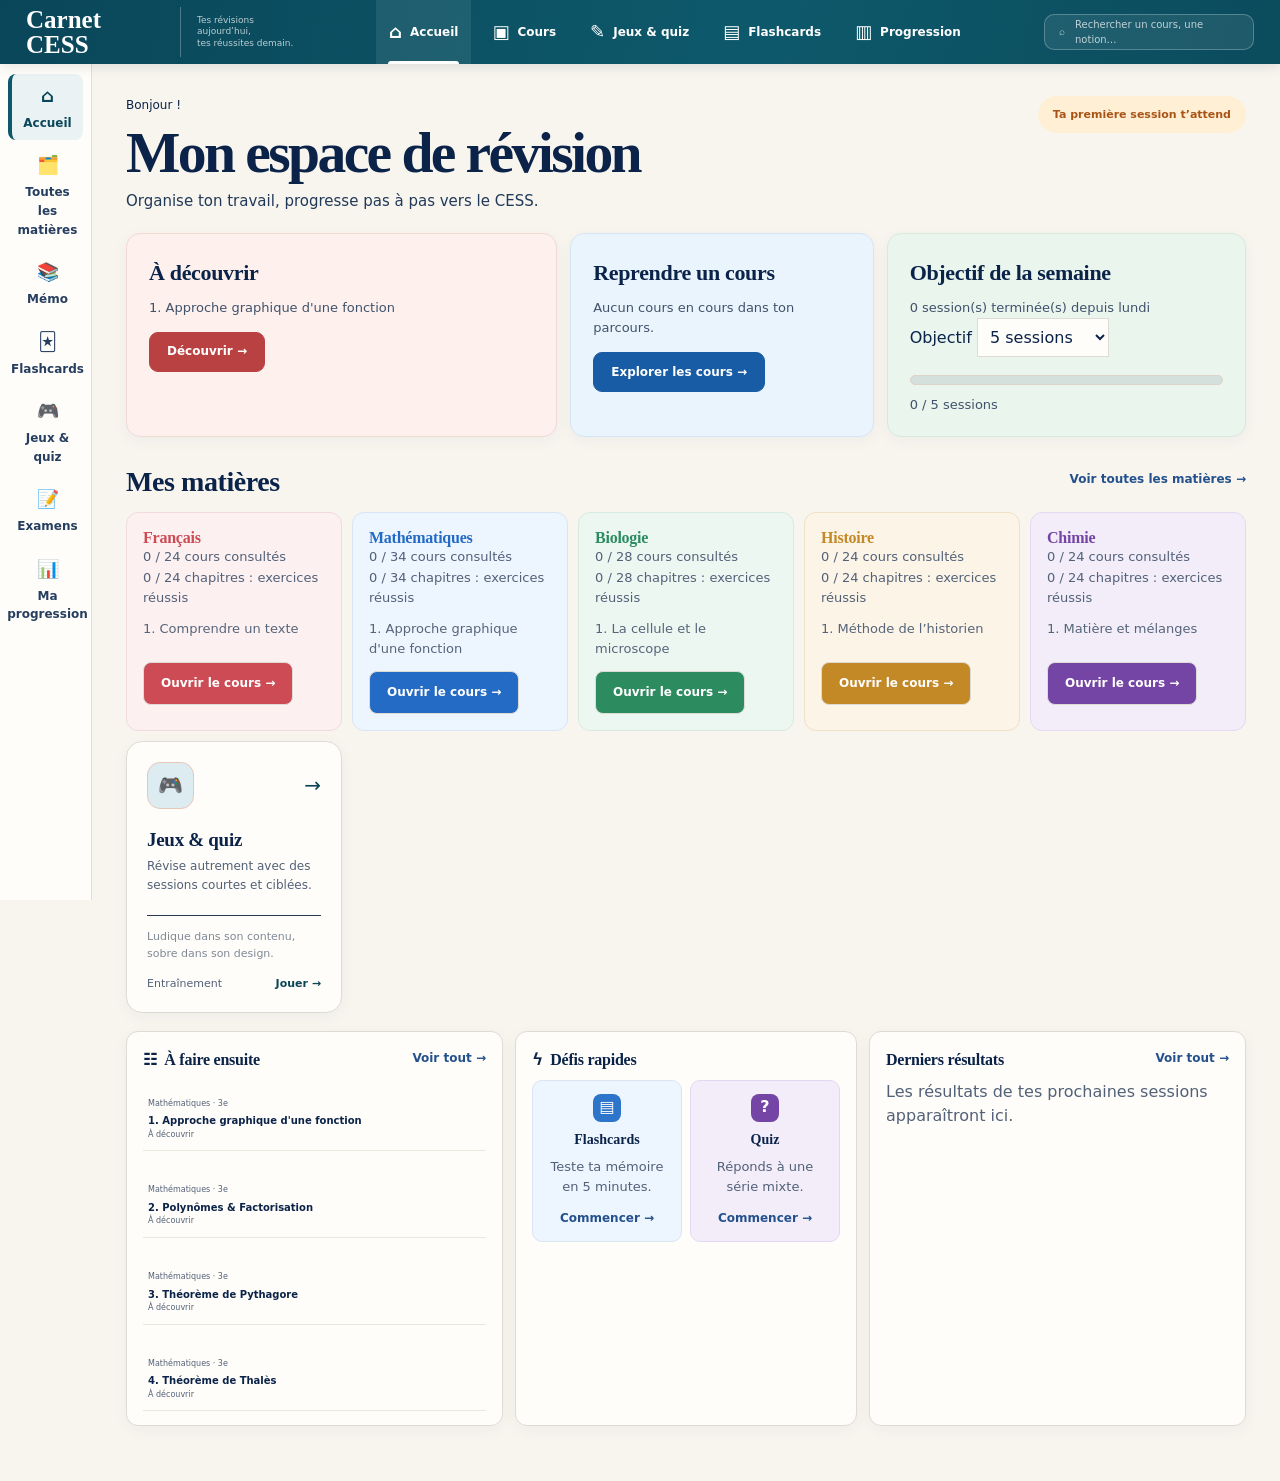
<file: index.html>
<!doctype html>
<html lang="fr">
<head>
<meta charset="utf-8">
<meta name="viewport" content="width=device-width,initial-scale=1">
<meta name="theme-color" content="#0d5264">
<meta name="description" content="Carnet CESS — révision par matière et par année, fiches, exercices et jeux">
<title>Carnet CESS — Révision</title>
<link rel="icon" href="data:image/svg+xml,%3Csvg xmlns='http://www.w3.org/2000/svg' viewBox='0 0 64 64'%3E%3Ctext y='50' font-size='50'%3E🎓%3C/text%3E%3C/svg%3E">
<link rel="manifest" href="manifest.webmanifest">
<link rel="apple-touch-icon" href="icons/carnet-cess.svg">
<link rel="stylesheet" href="css/style.css?v=learning-2">
<link rel="stylesheet" href="css/academic-dark.css?v=1">
<link rel="stylesheet" href="css/learning-colors.css?v=feedback-1">
<link rel="stylesheet" href="css/sable-terracotta.css?v=2">
<link rel="stylesheet" href="css/chemistry-mastery.css?v=1">
<link rel="stylesheet" href="css/subject-exercises.css?v=1">
<link rel="stylesheet" href="css/lot1-coherence.css?v=1">
<link rel="stylesheet" href="css/premium-sheets.css?v=5">
<link rel="stylesheet" href="css/dashboard-v2.css?v=2">
<link rel="stylesheet" href="css/chapter-simple.css?v=reference-layout-6">
<link rel="stylesheet" href="css/biology-visual-atlas.css?v=1">
<link rel="stylesheet" href="css/history-quality.css?v=1">
<link rel="stylesheet" href="css/games-v2.css?v=1">
<link rel="stylesheet" href="css/maths-mastery.css?v=1">
<link rel="stylesheet" href="css/maths-precision.css?v=1">
</head>
<body>
<a class="skip-link" href="#mainContent">Aller au contenu principal</a>
<div class="app-shell">
<header class="topbar-v2">
<button class="topbar-brand" onclick="showView('home')" type="button"><strong>Carnet CESS</strong><small>Tes révisions aujourd’hui,<br>tes réussites demain.</small></button>
<nav class="topbar-nav" aria-label="Navigation rapide">
<button class="active" data-view="home" onclick="showView('home')" type="button"><span>⌂</span>Accueil</button>
<button data-view="library" onclick="showView('library')" type="button"><span>▣</span>Cours</button>
<button data-view="games" onclick="showView('games')" type="button"><span aria-hidden="true">✎</span>Jeux & quiz</button>
<button data-view="flashcards" onclick="showView('flashcards')" type="button"><span aria-hidden="true">▤</span>Flashcards</button>
<button data-view="progress" onclick="showView('progress')" type="button"><span aria-hidden="true">▥</span>Progression</button>
</nav>
<button class="topbar-search" onclick="homeSearch()" type="button" aria-label="Rechercher un cours"><span>⌕</span><span>Rechercher un cours, une notion…</span></button>
</header>
<aside class="sidebar">
<button class="brand" onclick="showView('home')" type="button"><span class="brand-icon">🎓</span><span class="brand-text"><strong>Carnet CESS</strong><small>Réviser · comprendre · réussir</small></span></button>
<nav class="main-nav" aria-label="Navigation principale">
<button class="nav-item active" data-view="home" onclick="showView('home')" type="button"><span>⌂</span><span>Accueil</span></button>
<button class="nav-item" data-view="library" onclick="showView('library')" type="button"><span>🗂️</span><span>Toutes les matières</span></button>
<button class="nav-item" data-view="memo" onclick="showView('memo')" type="button"><span>📚</span><span>Mémo</span></button>
<button class="nav-item" data-view="flashcards" onclick="showView('flashcards')" type="button"><span>🃏</span><span>Flashcards</span></button>
<button class="nav-item" data-view="games" onclick="showView('games')" type="button"><span>🎮</span><span>Jeux & quiz</span></button>
<button class="nav-item" data-view="exam" onclick="showView('exam')" type="button"><span>📝</span><span>Examens</span></button>
<button class="nav-item" data-view="progress" onclick="showView('progress')" type="button"><span>📊</span><span>Ma progression</span></button>
</nav>
<div class="sidebar-bottom"><div class="sidebar-tip"><span>💡</span><div><strong>Conseil</strong><small>Travaille un peu chaque jour et reviens sur tes erreurs.</small></div></div><button id="themeButton" class="theme-button" onclick="toggleTheme()" type="button">🌙 <span>Mode sombre</span></button></div>
</aside>
<main class="main-content" id="mainContent" tabindex="-1">
<section id="home" class="view active">
<div class="dashboard-heading"><div><span class="dashboard-kicker">Bonjour !</span><h1>Mon espace de révision</h1><p>Organise ton travail, progresse pas à pas vers le CESS.</p></div><div id="homeStreak" class="streak-pill"></div></div>
<div id="homeStats" class="dashboard-focus"></div>
<section class="home-section dashboard-subjects"><div class="section-heading"><h2>Mes matières</h2><button class="dashboard-link" onclick="showView('library')" type="button">Voir toutes les matières →</button></div><div id="homeSubjects" class="subject-cards"></div></section>
<div class="dashboard-lower"><section class="panel"><div class="panel-header"><h2>☷ &nbsp;À faire ensuite</h2><button class="dashboard-link" onclick="showView('progress')" type="button">Voir tout →</button></div><div id="homePriorities"></div></section><section class="panel quick-challenges"><div class="panel-header"><h2>ϟ &nbsp;Défis rapides</h2></div><div class="challenge-grid"><button onclick="showView('flashcards')" type="button"><span>▤</span><strong>Flashcards</strong><small>Teste ta mémoire en 5 minutes.</small><b>Commencer →</b></button><button onclick="showView('games')" type="button"><span>?</span><strong>Quiz</strong><small>Réponds à une série mixte.</small><b>Commencer →</b></button></div></section><section class="panel achievements-panel"><div class="panel-header"><h2>Derniers résultats</h2><button class="dashboard-link" onclick="showView('progress')" type="button">Voir tout →</button></div><div id="homeActivity"></div></section></div>
</section>
<section id="maths" class="view"><div class="page-header"><div class="page-header-main"><span class="eyebrow">Matière</span><h1>📐 Mathématiques</h1><p>Choisis une année, parcours les domaines et ouvre un chapitre pour travailler le cours et les exercices.</p></div><span id="mathsTotal" class="page-counter"></span></div><div id="mathYears" class="year-selector"></div><div id="mathContent"></div></section>
<section id="geo" class="view"><div class="page-header"><div class="page-header-main"><span class="eyebrow">Matière</span><h1>🌍 Géographie</h1><p>Retrouve ton programme par année, travaille les notions et entraîne-toi sur les questions disponibles.</p></div><span id="geoTotal" class="page-counter"></span></div><div id="geoYears" class="year-selector"></div><div id="geoContent"></div></section>
<section id="bio" class="view"><div class="page-header"><div class="page-header-main"><span class="eyebrow">Sciences de base & générales</span><h1>🧬 Biologie</h1><p>28 chapitres du vivant, organisés par mécanismes, méthodes d’analyse et repères du programme belge.</p></div><span id="bioTotal" class="page-counter"></span></div><div id="bioYears" class="year-selector"></div><div id="bioContent"></div></section>
<section id="library" class="view"><div class="page-header"><div class="page-header-main"><span class="eyebrow">Bibliothèque CESS</span><h1>🗂️ Toutes les matières</h1><p>Explore les cours 3e à 6e secondaire, par matière et par chapitre.</p></div></div><div id="libraryContent"></div></section>
<section id="memo" class="view"><div class="page-header"><div class="page-header-main"><span class="eyebrow">Mémo CESS</span><h1>📚 Formules & vocabulaire</h1><p>Une bibliothèque rapide pour retrouver une définition, une formule ou une notion importante.</p></div></div><div class="memo-tabs"><button class="memo-tab active" data-mode="formules" onclick="setMemoMode('formules')" type="button">📐 Formules</button><button class="memo-tab" data-mode="vocab" onclick="setMemoMode('vocab')" type="button">🌍 Vocabulaire</button><button class="memo-tab" data-mode="notions" onclick="setMemoMode('notions')" type="button">🗂️ Notions</button></div><div class="search-box"><span>⌕</span><input id="memoSearch" type="search" placeholder="Rechercher une notion, une formule, un mot…" oninput="renderMemo()"></div><div class="memo-filter"><select aria-label="Année des mémos" id="memoYear" onchange="renderMemo()"><option value="all">Toutes les années</option><option value="3e">3e</option><option value="4e">4e</option><option value="5e">5e</option><option value="6e">6e</option></select><select id="memoCategory" onchange="renderMemo()"><option value="all">Toutes les catégories</option></select><select aria-label="Matière des mémos" id="memoSubject" onchange="renderMemo()" style="display:none"><option value="all">Toutes les matières</option></select></div><div id="memoContent"></div></section>
<section id="flashcards" class="view"><div class="page-header"><div class="page-header-main"><span class="eyebrow">Mémorisation</span><h1>🃏 Flashcards</h1><p>Révise par petites séries, retrouve les cartes difficiles et ouvre leur cours.</p></div></div><div class="flashcard-selector"><label for="flashcardSubjectSelect">Matière</label><select id="flashcardSubjectSelect" onchange="selectFlashcardSubject(this.value)"></select></div><div id="flashcardContainer"></div></section>
<section id="games" class="view"><div class="page-header"><div class="page-header-main"><span class="eyebrow">Entraînement</span><h1>🎮 Jeux & quiz</h1><p>Des sessions courtes pour mémoriser, te tester et revenir sur tes erreurs.</p></div></div><div class="panel"><div id="gamePanel"></div></div></section>
<section id="exam" class="view"><div class="page-header"><div class="page-header-main"><span class="eyebrow">Examen blanc</span><h1>📝 Simule ton examen</h1><p>Teste tes connaissances avec une série de questions et retrouve tes points faibles ensuite.</p></div></div><div id="examPanel"></div></section>
<section id="progress" class="view"><div class="page-header"><div class="page-header-main"><span class="eyebrow">Suivi</span><h1>📊 Ma progression</h1><p>Visualise les chapitres maîtrisés, les sessions réalisées et les années où tu dois encore progresser.</p></div></div><div id="progressContent"></div></section>
</main>
<nav class="mobile-nav" aria-label="Navigation mobile"><button data-view="home" onclick="showView('home')" type="button"><span>⌂</span><small>Accueil</small></button><button data-view="library" onclick="showView('library')" type="button"><span>🗂️</span><small>Matières</small></button><button data-view="memo" onclick="showView('memo')" type="button"><span>📚</span><small>Mémo</small></button><button data-view="flashcards" onclick="showView('flashcards')" type="button"><span>🃏</span><small>Cartes</small></button><button data-view="games" onclick="showView('games')" type="button"><span>🎮</span><small>Quiz</small></button><button data-view="exam" onclick="showView('exam')" type="button"><span>📝</span><small>Examens</small></button><button data-view="progress" onclick="showView('progress')" type="button"><span>📊</span><small>Suivi</small></button></nav>
</div>
<script src="js/maths-data.js"></script><script src="js/geo-data.js"></script><script src="js/biology-data.js"></script><script src="js/biology-deep-3e.js"></script><script src="js/geo-exercises-extra.js"></script><script src="js/additional-chapters.js"></script><script src="js/geo-deep-content.js"></script><script src="js/all-exercises-extra.js"></script><script src="js/mastery-expansion.js?v=6322da8"></script><script src="js/biology-complete.js?v=clarity-1"></script><script src="js/biology-editorial-content.js?v=1"></script><script src="js/biology-advanced-content.js?v=1"></script><script src="js/biology-diagrams.js?v=1"></script><script src="js/biology-visual-atlas.js?v=1"></script><script src="js/geo-vocab.js"></script><script src="js/flashcards.js?v=history-2"></script><script src="js/capitals-data.js"></script>
<script src="js/library-subjects.js?v=learning-2"></script><script src="js/essential-subjects.js?v=learning-2"></script><script src="js/learning-content.js?v=quality-1"></script><script src="js/app-state.js?v=dashboard-3"></script><script src="js/app-utils.js?v=preserve-nested-20260916"></script><script src="js/app-navigation.js?v=dashboard-2"></script><script src="js/app-render.js?v=history-games-1"></script><script src="js/app-memo-organizer.js?v=learning-2"></script><script src="js/app-subjects.js?v=chemistry-static-1"></script><script src="js/app-library.js?v=chapter-focus-3"></script><script src="js/chemistry-mastery.js?v=3"></script><script src="js/chemistry-rich-content.js?v=1"></script><script src="js/chemistry-diagrams.js?v=1"></script><script src="js/chemistry-advanced-content.js?v=1"></script><script src="js/curriculum-quality.js?v=1"></script><script src="js/physics-mastery.js?v=2"></script><script src="js/physics-pdf-crossed.js?v=2"></script><script src="js/physics-exercises-pass.js?v=1"></script><script src="js/physics-deep-content.js?v=1"></script><script src="js/app-learning.js?v=learning-2"></script><script src="js/subject-exercises.js?v=1"></script><script src="js/app-overview.js?v=dashboard-3"></script><script src="js/academic-home.js?v=1"></script><script src="js/app-quiz.js?v=feedback-1"></script><script src="js/app-mini-games.js?v=history-games-1"></script><script src="js/body-game.js?v=1"></script><script src="js/app-exam.js?v=feedback-1"></script><script src="js/app-badges.js?v=learning-2"></script><script src="js/app-feedback.js?v=feedback-1"></script><script src="js/app.js"></script>
<script src="js/maths-mastery-pass.js?v=2"></script>
<script src="js/maths-precision-pass.js?v=2"></script>
<script src="js/exercises-v2-maths-3e.js?v=1"></script><script src="js/exercises-v2-maths-4e.js?v=1"></script><script src="js/exercises-v2-maths-5e.js?v=1"></script><script src="js/exercises-v2-maths-6e.js?v=1"></script>
<script src="js/exercises-v2-geo-3e.js?v=1"></script><script src="js/exercises-v2-geo-4e.js?v=1"></script><script src="js/exercises-v2-geo-5e.js?v=1"></script><script src="js/exercises-v2-geo-6e.js?v=1"></script>
<script src="js/exercises-v2-bio-3e.js?v=1"></script><script src="js/exercises-v2-bio-4e.js?v=1"></script><script src="js/exercises-v2-bio-5e.js?v=1"></script><script src="js/exercises-v2-bio-6e.js?v=1"></script>
<script src="js/francais-mastery.js?v=1"></script>
<script src="js/history-revision-data.js?v=1"></script>
<script src="js/history-editorial-pass.js?v=2"></script>
<script src="js/history-years-456.js?v=3"></script>
<script src="js/history-crossed-curriculum.js?v=clarity-1"></script><script src="js/history-deep-content.js?v=audit-20260916"></script><script src="js/history-quality-pass.js?v=1"></script><script src="js/history-second-pass.js?v=audit-20260916"></script>
<script src="js/history-qcm-3e.js?v=1"></script><script src="js/history-qcm-4e.js?v=1"></script><script src="js/history-qcm-5e.js?v=1"></script><script src="js/history-qcm-6e.js?v=1"></script>
<script src="js/history-revision-ui.js?v=13"></script>
<script src="js/lot1-coherence.js?v=2"></script>
<script src="js/premium-sheets.js?v=reference-layout-4"></script>
<script src="js/pwa.js?v=1"></script>
<script src="js/science-exercise-quality.js?v=1"></script>
<script src="js/history-writing.js?v=1"></script>
<script src="js/french-reading-workshops.js?v=1"></script>
<script src="js/reasoning-workshops.js?v=1"></script>
<script src="js/learning-reliability.js?v=1"></script>
<script src="js/lazy-figures.js?v=1"></script>
<script src="js/learning-continuity.js?v=1"></script>
</body>
</html>
</file>
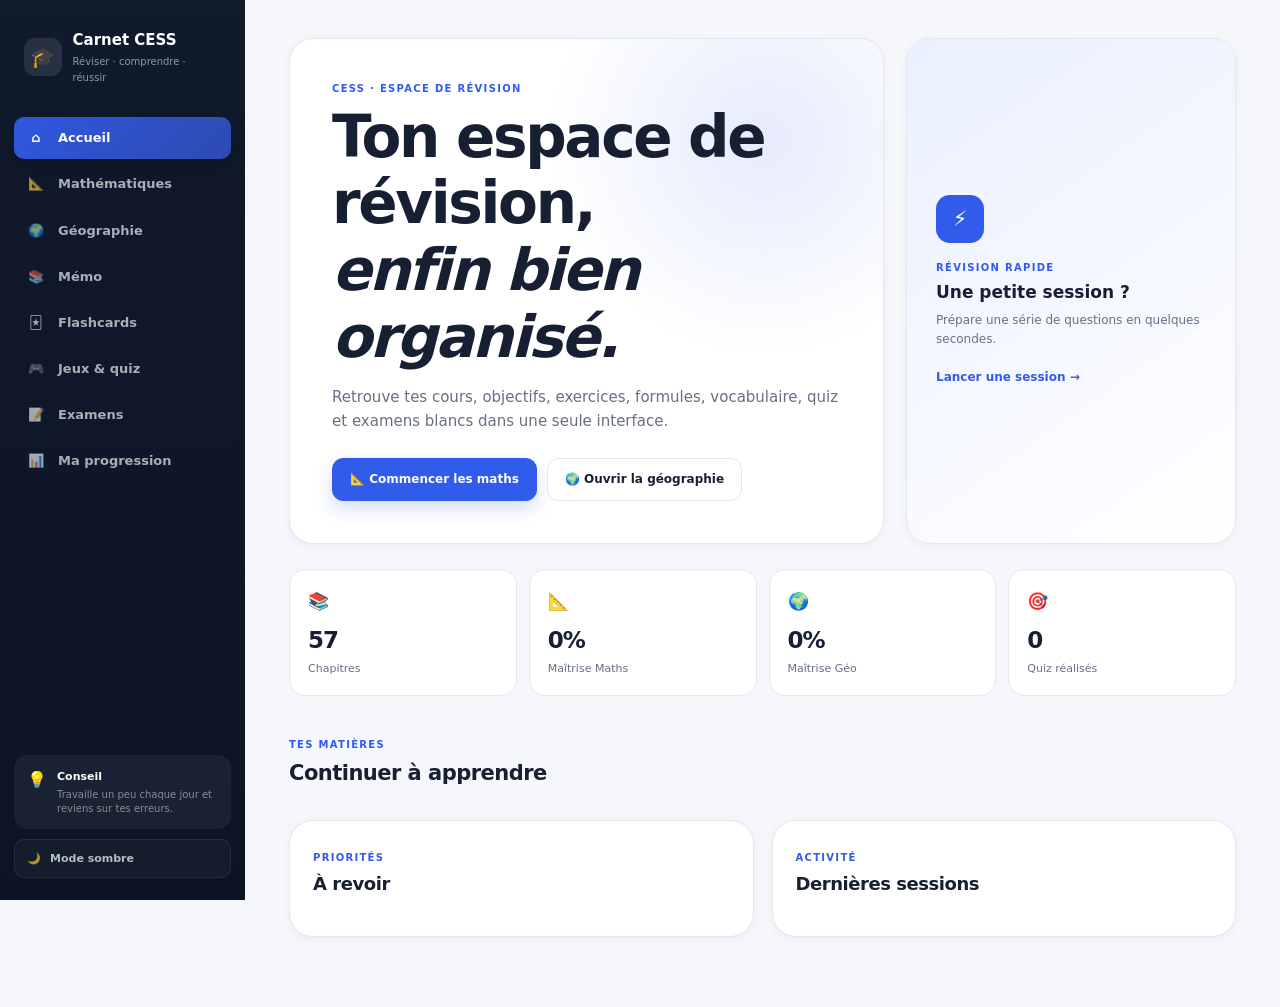
<file: index (12).html>
<!doctype html>
<html lang="fr">
<head>
<meta charset="utf-8">
<meta name="viewport" content="width=device-width,initial-scale=1">
<meta name="theme-color" content="#101a2d">
<meta name="description" content="Carnet CESS — plateforme de révision Maths et Géographie">
<title>Carnet CESS — Révision</title>
<link rel="icon" href="data:image/svg+xml,%3Csvg xmlns='http://www.w3.org/2000/svg' viewBox='0 0 64 64'%3E%3Ctext y='50' font-size='50'%3E🎓%3C/text%3E%3C/svg%3E">
<link rel="stylesheet" href="css/style.css">
</head>
<body>

<div class="app-shell">

    <!-- SIDEBAR -->
    <aside class="sidebar">
        <button class="brand" onclick="showView('home')" type="button">
            <span class="brand-icon">🎓</span>
            <span class="brand-text">
                <strong>Carnet CESS</strong>
                <small>Réviser · comprendre · réussir</small>
            </span>
        </button>

        <nav class="main-nav" aria-label="Navigation principale">
            <button class="nav-item active" data-view="home" onclick="showView('home')" type="button">
                <span>⌂</span> <span>Accueil</span>
            </button>
            <button class="nav-item" data-view="maths" onclick="showView('maths')" type="button">
                <span>📐</span> <span>Mathématiques</span>
            </button>
            <button class="nav-item" data-view="geo" onclick="showView('geo')" type="button">
                <span>🌍</span> <span>Géographie</span>
            </button>
            <button class="nav-item" data-view="memo" onclick="showView('memo')" type="button">
                <span>📚</span> <span>Mémo</span>
            </button>
            <button class="nav-item" data-view="flashcards" onclick="showView('flashcards')" type="button">
                <span>🃏</span> <span>Flashcards</span>
            </button>
            <button class="nav-item" data-view="games" onclick="showView('games')" type="button">
                <span>🎮</span> <span>Jeux & quiz</span>
            </button>
            <button class="nav-item" data-view="exam" onclick="showView('exam')" type="button">
                <span>📝</span> <span>Examens</span>
            </button>
            <button class="nav-item" data-view="progress" onclick="showView('progress')" type="button">
                <span>📊</span> <span>Ma progression</span>
            </button>
        </nav>

        <div class="sidebar-bottom">
            <div class="sidebar-tip">
                <span>💡</span>
                <div>
                    <strong>Conseil</strong>
                    <small>Travaille un peu chaque jour et reviens sur tes erreurs.</small>
                </div>
            </div>
            <button id="themeButton" class="theme-button" onclick="toggleTheme()" type="button">
                🌙 <span>Mode sombre</span>
            </button>
        </div>
    </aside>

    <!-- CONTENU PRINCIPAL -->
    <main class="main-content">

        <!-- ACCUEIL -->
        <section id="home" class="view active">
            <div class="welcome">
                <div class="welcome-main">
                    <span class="eyebrow">CESS · ESPACE DE RÉVISION</span>
                    <h1>Ton espace de révision, <br><em>enfin bien organisé.</em></h1>
                    <p>Retrouve tes cours, objectifs, exercices, formules, vocabulaire, quiz et examens blancs dans une seule interface.</p>
                    <div class="welcome-actions">
                        <button class="button primary" onclick="showView('maths')" type="button">📐 Commencer les maths</button>
                        <button class="button secondary" onclick="showView('geo')" type="button">🌍 Ouvrir la géographie</button>
                    </div>
                </div>
                <div class="daily-card">
                    <div class="daily-icon">⚡</div>
                    <span class="eyebrow">Révision rapide</span>
                    <h3>Une petite session ?</h3>
                    <p id="dailyText">Prépare une série de questions en quelques secondes.</p>
                    <button class="text-button" onclick="quickRevision()" type="button">Lancer une session →</button>
                </div>
            </div>
            <div id="homeStats" class="home-stats"></div>
            <section class="home-section">
                <div class="section-heading">
                    <span class="eyebrow">Tes matières</span>
                    <h2>Continuer à apprendre</h2>
                </div>
                <div id="homeSubjects" class="subject-cards"></div>
            </section>
            <div class="home-grid">
                <section class="panel">
                    <div class="panel-header">
                        <span class="eyebrow">Priorités</span>
                        <h2>À revoir</h2>
                    </div>
                    <div id="homePriorities"></div>
                </section>
                <section class="panel">
                    <div class="panel-header">
                        <span class="eyebrow">Activité</span>
                        <h2>Dernières sessions</h2>
                    </div>
                    <div id="homeActivity"></div>
                </section>
            </div>
        </section>

        <!-- MATHS -->
        <section id="maths" class="view">
            <div class="page-header">
                <div class="page-header-main">
                    <span class="eyebrow">Matière</span>
                    <h1>📐 Mathématiques</h1>
                    <p>Choisis une année, parcours les domaines et ouvre un chapitre pour travailler le cours et les exercices.</p>
                </div>
                <span id="mathsTotal" class="page-counter"></span>
            </div>
            <div id="mathYears" class="year-selector"></div>
            <div id="mathContent"></div>
        </section>

        <!-- GEOGRAPHIE -->
        <section id="geo" class="view">
            <div class="page-header">
                <div class="page-header-main">
                    <span class="eyebrow">Matière</span>
                    <h1>🌍 Géographie</h1>
                    <p>Retrouve ton programme par année, travaille les notions et entraîne-toi sur les questions disponibles.</p>
                </div>
                <span id="geoTotal" class="page-counter"></span>
            </div>
            <div id="geoYears" class="year-selector"></div>
            <div id="geoContent"></div>
        </section>

        <!-- MEMO -->
        <section id="memo" class="view">
            <div class="page-header">
                <div class="page-header-main">
                    <span class="eyebrow">Mémo CESS</span>
                    <h1>📚 Formules & vocabulaire</h1>
                    <p>Une bibliothèque rapide pour retrouver une définition, une formule ou une notion importante.</p>
                </div>
            </div>
            <div class="memo-tabs">
                <button class="memo-tab active" data-mode="formules" onclick="setMemoMode('formules')" type="button">📐 Formules</button>
                <button class="memo-tab" data-mode="vocab" onclick="setMemoMode('vocab')" type="button">🌍 Vocabulaire</button>
            </div>
            <div class="search-box">
                <span>⌕</span>
                <input id="memoSearch" type="search" placeholder="Rechercher une notion, une formule, un mot…" oninput="renderMemo()">
            </div>
            <div class="memo-filter">
                <select id="memoYear" onchange="renderMemo()">
                    <option value="all">Toutes les années</option>
                    <option value="3e">3e</option>
                    <option value="4e">4e</option>
                    <option value="5e">5e</option>
                    <option value="6e">6e</option>
                </select>
            </div>
            <div id="memoContent"></div>
        </section>

        <!-- FLASHCARDS -->
        <section id="flashcards" class="view">
            <div class="page-header">
                <div class="page-header-main">
                    <span class="eyebrow">Mémorisation</span>
                    <h1>🃏 Flashcards</h1>
                    <p>Apprends le vocabulaire des mathématiques et de la géographie en retournant les cartes.</p>
                </div>
            </div>

            <div style="display:flex;gap:12px;margin-bottom:18px;flex-wrap:wrap;">
                <button class="button primary" onclick="switchFlashcardSubject('maths')" type="button">📐 Maths</button>
                <button class="button secondary" onclick="switchFlashcardSubject('geo')" type="button">🌍 Géo</button>
            </div>

            <div id="flashcardContainer"></div>
        </section>

        <!-- JEUX -->
        <section id="games" class="view">
            <div class="page-header">
                <div class="page-header-main">
                    <span class="eyebrow">Entraînement</span>
                    <h1>🎮 Jeux & quiz</h1>
                    <p>Des sessions courtes pour mémoriser, te tester et revenir sur tes erreurs.</p>
                </div>
            </div>
            <div class="panel">
                <div id="gamePanel"></div>
            </div>
        </section>

        <!-- EXAMENS -->
        <section id="exam" class="view">
            <div class="page-header">
                <div class="page-header-main">
                    <span class="eyebrow">Examen blanc</span>
                    <h1>📝 Simule ton examen</h1>
                    <p>Teste tes connaissances avec une série de questions et retrouve tes points faibles ensuite.</p>
                </div>
            </div>
            <div id="examPanel"></div>
        </section>

        <!-- PROGRESSION -->
        <section id="progress" class="view">
            <div class="page-header">
                <div class="page-header-main">
                    <span class="eyebrow">Suivi</span>
                    <h1>📊 Ma progression</h1>
                    <p>Visualise les chapitres maîtrisés, les sessions réalisées et les années où tu dois encore progresser.</p>
                </div>
            </div>
            <div id="progressContent"></div>
        </section>

    </main>

    <!-- NAVIGATION MOBILE -->
    <nav class="mobile-nav" aria-label="Navigation mobile">
        <button data-view="home" onclick="showView('home')" type="button"><span>⌂</span><small>Accueil</small></button>
        <button data-view="maths" onclick="showView('maths')" type="button"><span>📐</span><small>Maths</small></button>
        <button data-view="geo" onclick="showView('geo')" type="button"><span>🌍</span><small>Géo</small></button>
        <button data-view="games" onclick="showView('games')" type="button"><span>🎮</span><small>Quiz</small></button>
        <button data-view="progress" onclick="showView('progress')" type="button"><span>📊</span><small>Suivi</small></button>
    </nav>

</div>

<!-- SCRIPTS : données -->
<script src="js/maths-data.js"></script>
<script src="js/geo-data.js"></script>
<script src="js/geo-vocab.js"></script>
<script src="js/flashcards.js"></script>

<!-- SCRIPTS : application (ordre important : app-state.js en premier, app.js en dernier) -->
<script src="js/app-state.js"></script>
<script src="js/app-utils.js"></script>
<script src="js/app-navigation.js"></script>
<script src="js/app-render.js"></script>
<script src="js/app-subjects.js"></script>
<script src="js/app-quiz.js"></script>
<script src="js/app-exam.js"></script>
<script src="js/app-badges.js"></script>
<script src="js/app.js"></script>

</body>
</html>
</file>
<file: css/style.css>
/* =========================================================
   STYLE - CARNET CESS
   VERSION COMPLÈTE AVEC STYLES PÉDAGOGIQUES
   ========================================================= */

:root{
--bg:#f5f7fb;
--bg-soft:#eef2f8;
--paper:#fff;
--paper-soft:#f8fafc;
--text:#172033;
--text-soft:#667085;
--text-light:#98a2b3;
--line:#e4e8ef;
--primary:#315bea;
--primary-dark:#2447c7;
--primary-soft:#eaf0ff;
--green:#16a579;
--green-soft:#e8f8f2;
--orange:#f59e42;
--orange-soft:#fff3e6;
--red:#e85d5d;
--red-soft:#ffeded;
--shadow-sm:0 2px 8px rgba(15,23,42,.05);
--shadow:0 10px 30px rgba(15,23,42,.07);
--shadow-lg:0 20px 55px rgba(15,23,42,.12);
--radius:16px;
--radius-lg:24px;
--sidebar:245px
}

body.dark{
--bg:#0f141d;
--bg-soft:#151c27;
--paper:#192230;
--paper-soft:#202a38;
--text:#f5f7fa;
--text-soft:#a9b3c1;
--text-light:#778394;
--line:#2b3544;
--primary-soft:#1e2c55;
--green-soft:#17382f;
--orange-soft:#3d2d1c;
--red-soft:#3e2226;
--shadow-sm:0 2px 8px rgba(0,0,0,.18);
--shadow:0 12px 30px rgba(0,0,0,.22);
--shadow-lg:0 20px 55px rgba(0,0,0,.32)
}

*{
box-sizing:border-box;
margin:0;
padding:0
}

html{
scroll-behavior:smooth
}

body{
min-height:100vh;
background:var(--bg);
color:var(--text);
font-family:Inter,ui-sans-serif,system-ui,-apple-system,BlinkMacSystemFont,"Segoe UI",sans-serif;
line-height:1.55
}

button,
input,
select{
font:inherit
}

button{
cursor:pointer
}

button:focus-visible,
input:focus-visible,
select:focus-visible{
outline:3px solid rgba(49,91,234,.22);
outline-offset:2px
}

p{
color:var(--text-soft)
}


/* =========================================================
   SIDEBAR
   ========================================================= */

.sidebar{
position:fixed;
z-index:100;
inset:0 auto 0 0;
width:var(--sidebar);
display:flex;
flex-direction:column;
padding:22px 14px;
background:linear-gradient(180deg,#101a2d,#0c1525);
color:#fff
}

.brand{
display:flex;
align-items:center;
gap:11px;
width:100%;
padding:7px 10px 20px;
border:0;
background:transparent;
color:#fff;
text-align:left
}

.brand-icon{
width:38px;
height:38px;
display:grid;
place-items:center;
border-radius:11px;
background:rgba(255,255,255,.1);
font-size:20px
}

.brand-text{
min-width:0
}

.brand-text strong{
display:block;
font-size:15px
}

.brand-text small{
display:block;
margin-top:2px;
color:rgba(255,255,255,.55);
font-size:10px
}

.main-nav{
display:flex;
flex-direction:column;
gap:4px;
margin-top:12px
}

.nav-item{
width:100%;
display:flex;
align-items:center;
gap:12px;
padding:11px 12px;
border:0;
border-radius:10px;
background:transparent;
color:rgba(255,255,255,.65);
font-size:13px;
font-weight:650;
text-align:left;
transition:.18s
}

.nav-item:hover{
background:rgba(255,255,255,.07);
color:#fff
}

.nav-item.active{
background:linear-gradient(
135deg,
rgba(49,91,234,.95),
rgba(55,91,220,.75)
);
color:#fff;
box-shadow:0 8px 20px rgba(0,0,0,.18)
}

.nav-item span:first-child{
width:20px;
text-align:center
}

.sidebar-bottom{
margin-top:auto
}

.sidebar-tip{
display:flex;
gap:10px;
padding:13px;
border-radius:13px;
background:rgba(255,255,255,.055);
margin-bottom:10px
}

.sidebar-tip strong,
.sidebar-tip small{
display:block
}

.sidebar-tip strong{
font-size:11px
}

.sidebar-tip small{
margin-top:3px;
color:rgba(255,255,255,.48);
font-size:10px;
line-height:1.4
}

.theme-button{
width:100%;
display:flex;
align-items:center;
gap:9px;
padding:10px 12px;
border:1px solid rgba(255,255,255,.08);
border-radius:10px;
background:rgba(255,255,255,.035);
color:rgba(255,255,255,.7);
font-size:11px;
font-weight:650
}

.theme-button:hover{
background:rgba(255,255,255,.08);
color:#fff
}


/* =========================================================
   MAIN
   ========================================================= */

.main-content{
min-height:100vh;
margin-left:var(--sidebar);
padding:38px 44px 70px
}

.view{
display:none;
width:100%;
max-width:1180px;
margin:0 auto
}

.view.active{
display:block
}


/* =========================================================
   TEXT
   ========================================================= */

.eyebrow{
display:inline-flex;
color:var(--primary);
font-size:10px;
font-weight:850;
letter-spacing:.13em;
text-transform:uppercase
}

h1,
h2,
h3,
h4{
color:var(--text);
line-height:1.15
}

h1{
margin-top:7px;
font-size:clamp(30px,4vw,45px);
letter-spacing:-.04em
}

h2{
margin-top:5px;
font-size:21px;
letter-spacing:-.025em
}

h3{
font-size:17px
}


/* =========================================================
   BUTTONS
   ========================================================= */

.button{
min-height:43px;
padding:0 17px;
border-radius:11px;
border:1px solid var(--line);
font-size:12px;
font-weight:850;
transition:.18s
}

.button:hover{
transform:translateY(-1px)
}

.button.primary{
background:var(--primary);
border-color:var(--primary);
color:#fff;
box-shadow:0 8px 18px rgba(49,91,234,.2)
}

.button.primary:hover{
background:var(--primary-dark)
}

.button.secondary{
background:var(--paper);
color:var(--text)
}


/* =========================================================
   HOME
   ========================================================= */

.welcome{
display:grid;
grid-template-columns:minmax(0,1fr) 330px;
gap:22px;
margin-bottom:25px
}

.welcome-main{
min-height:300px;
display:flex;
flex-direction:column;
justify-content:center;
padding:42px;
border-radius:var(--radius-lg);
background:
radial-gradient(
circle at 80% 20%,
rgba(49,91,234,.12),
transparent 35%
),
var(--paper);
border:1px solid var(--line);
box-shadow:var(--shadow-sm)
}

.welcome-main h1{
font-size:clamp(38px,5vw,58px)
}

.welcome-main p{
max-width:650px;
margin-top:16px;
font-size:15px
}

.welcome-actions{
display:flex;
flex-wrap:wrap;
gap:10px;
margin-top:25px
}

.daily-card{
display:flex;
flex-direction:column;
justify-content:center;
padding:29px;
border-radius:var(--radius-lg);
background:
linear-gradient(
145deg,
var(--primary-soft),
var(--paper)
);
border:1px solid var(--line);
box-shadow:var(--shadow-sm)
}

.daily-icon{
width:48px;
height:48px;
display:grid;
place-items:center;
margin-bottom:17px;
border-radius:14px;
background:var(--primary);
color:#fff;
font-size:21px
}

.daily-card h3{
margin-top:8px
}

.daily-card p{
margin-top:8px;
font-size:12px
}

.text-button{
width:fit-content;
margin-top:20px;
border:0;
background:transparent;
color:var(--primary);
font-size:12px;
font-weight:850
}

.home-stats{
display:grid;
grid-template-columns:repeat(4,1fr);
gap:12px;
margin-bottom:35px
}

.home-stat{
padding:18px;
border-radius:var(--radius);
background:var(--paper);
border:1px solid var(--line)
}

.home-stat-icon{
font-size:17px
}

.home-stat-value{
display:block;
margin-top:8px;
font-size:23px;
font-weight:900;
letter-spacing:-.04em
}

.home-stat-label{
display:block;
margin-top:2px;
color:var(--text-soft);
font-size:11px
}

.home-section{
margin-bottom:35px
}

.section-heading{
margin-bottom:14px
}

.subject-cards{
display:grid;
grid-template-columns:repeat(2,1fr);
gap:16px
}

.subject-card{
padding:24px;
border-radius:var(--radius-lg);
border:1px solid var(--line);
background:var(--paper);
box-shadow:var(--shadow-sm);
transition:.2s
}

.subject-card:hover{
transform:translateY(-3px);
box-shadow:var(--shadow)
}

.maths-card{
background:
linear-gradient(
145deg,
rgba(49,91,234,.09),
var(--paper) 55%
)
}

.geo-card{
background:
linear-gradient(
145deg,
rgba(22,165,121,.09),
var(--paper) 55%
)
}

.subject-card-top{
display:flex;
justify-content:space-between;
align-items:center
}

.subject-icon{
width:47px;
height:47px;
display:grid;
place-items:center;
border-radius:13px;
background:var(--primary);
color:#fff;
font-size:20px
}

.geo-card .subject-icon{
background:var(--green)
}

.subject-arrow{
color:var(--text-light);
font-size:20px
}

.subject-card h3{
margin-top:20px;
font-size:20px
}

.subject-card p{
margin-top:6px;
min-height:38px;
font-size:12px
}

.progress-line{
height:7px;
margin-top:20px;
overflow:hidden;
border-radius:99px;
background:var(--bg-soft)
}

.progress-line span{
display:block;
width:0;
height:100%;
border-radius:inherit;
background:var(--primary);
transition:width .4s
}

.geo-card .progress-line span{
background:var(--green)
}

.subject-card-footer{
display:flex;
justify-content:space-between;
align-items:center;
margin-top:13px;
color:var(--text-soft);
font-size:11px
}

.subject-card-footer button{
border:0;
background:transparent;
color:var(--primary);
font-weight:850
}

.home-grid{
display:grid;
grid-template-columns:1fr 1fr;
gap:18px
}

.panel,
.content-card,
.progress-section{
padding:23px;
border-radius:var(--radius-lg);
background:var(--paper);
border:1px solid var(--line);
box-shadow:var(--shadow-sm)
}

.panel-header{
margin-bottom:18px
}

.panel-header h2{
font-size:18px
}

.empty-state{
text-align:center;
padding:25px 15px;
color:var(--text-light);
font-size:12px
}

.simple-list{
display:flex;
flex-direction:column;
gap:9px
}

.simple-list-item{
display:flex;
align-items:center;
gap:11px;
padding:11px;
border-radius:11px;
background:var(--paper-soft);
border:1px solid var(--line)
}

.simple-list-icon{
width:34px;
height:34px;
display:grid;
place-items:center;
flex:0 0 auto;
border-radius:9px;
background:var(--primary-soft)
}

.simple-list-main{
min-width:0;
flex:1
}

.simple-list-main strong,
.simple-list-main small{
display:block;
overflow:hidden;
white-space:nowrap;
text-overflow:ellipsis
}

.simple-list-main strong{
font-size:11px
}

.simple-list-main small{
margin-top:2px;
color:var(--text-soft);
font-size:10px
}

.simple-list-action{
border:0;
background:transparent;
color:var(--primary);
font-size:11px;
font-weight:850
}


/* =========================================================
   PAGES
   ========================================================= */

.page-header{
display:flex;
justify-content:space-between;
align-items:flex-end;
gap:20px;
margin-bottom:28px
}

.page-header-main{
max-width:750px
}

.page-header p{
margin-top:10px;
max-width:680px;
font-size:13px
}

.page-counter{
padding:9px 13px;
border:1px solid var(--line);
border-radius:99px;
background:var(--paper);
color:var(--text-soft);
font-size:11px;
font-weight:850
}


/* =========================================================
   YEARS
   ========================================================= */

.year-selector{
display:flex;
flex-wrap:wrap;
gap:9px;
margin-bottom:20px
}

.year-button{
min-width:78px;
padding:10px 14px;
border:1px solid var(--line);
border-radius:10px;
background:var(--paper);
color:var(--text-soft);
font-size:12px;
font-weight:850;
text-align:left
}

.year-button small{
display:block;
font-size:9px;
font-weight:600;
opacity:.75
}

.year-button:hover{
border-color:var(--primary);
color:var(--primary)
}

.year-button.active{
background:var(--primary);
border-color:var(--primary);
color:#fff
}

.year-summary{
display:grid;
grid-template-columns:repeat(3,1fr);
gap:12px;
margin-bottom:18px
}

.year-summary>div{
padding:16px 18px;
border:1px solid var(--line);
border-radius:var(--radius);
background:var(--paper)
}

.year-summary strong,
.year-summary span{
display:block
}

.year-summary strong{
font-size:22px
}

.year-summary span{
margin-top:3px;
color:var(--text-soft);
font-size:10px
}


/* =========================================================
   DOMAINS
   ========================================================= */

.domain-grid{
display:grid;
grid-template-columns:repeat(2,1fr);
gap:15px
}

.domain-card{
padding:20px;
border:1px solid var(--line);
border-radius:var(--radius);
background:var(--paper);
box-shadow:var(--shadow-sm)
}

.domain-header{
display:flex;
align-items:center;
gap:12px;
margin-bottom:15px
}

.domain-icon{
width:42px;
height:42px;
display:grid;
place-items:center;
border-radius:11px;
background:var(--primary-soft);
font-size:18px
}

.domain-title{
flex:1
}

.domain-title strong,
.domain-title small{
display:block
}

.domain-title strong{
font-size:14px
}

.domain-title small{
margin-top:2px;
color:var(--text-soft);
font-size:10px
}

.domain-count{
color:var(--text-light);
font-size:10px;
font-weight:750
}


/* =========================================================
   CHAPTER LIST
   ========================================================= */

.chapter-list{
display:flex;
flex-direction:column;
gap:7px
}

.chapter-item{
width:100%;
display:flex;
align-items:center;
gap:10px;
padding:11px;
border:1px solid var(--line);
border-radius:11px;
background:var(--paper-soft);
text-align:left;
color:var(--text);
transition:.18s
}

.chapter-item:hover{
border-color:rgba(49,91,234,.35);
background:var(--primary-soft);
transform:translateX(2px)
}

.chapter-icon{
width:32px;
height:32px;
display:grid;
place-items:center;
flex:0 0 auto;
border-radius:8px;
background:var(--paper);
font-size:14px
}

.chapter-main{
min-width:0;
flex:1
}

.chapter-main strong,
.chapter-main small{
display:block;
overflow:hidden;
white-space:nowrap;
text-overflow:ellipsis
}

.chapter-main strong{
font-size:11px
}

.chapter-main small{
margin-top:2px;
color:var(--text-soft);
font-size:9px
}

.chapter-status{
flex:0 0 auto;
font-size:10px;
font-weight:850
}

.status-done{
color:var(--green)
}

.status-progress{
color:var(--primary)
}

.status-new{
color:var(--text-light)
}


/* =========================================================
   MEMO
   ========================================================= */

.memo-tabs{
display:flex;
gap:5px;
margin-bottom:12px;
padding:5px;
border:1px solid var(--line);
border-radius:12px;
background:var(--paper-soft)
}

.memo-tab{
padding:10px 15px;
border:0;
border-radius:8px;
background:transparent;
color:var(--text-soft);
font-size:11px;
font-weight:850
}

.memo-tab.active{
background:var(--paper);
color:var(--primary);
box-shadow:var(--shadow-sm)
}

.search-box{
display:flex;
align-items:center;
gap:9px;
margin-bottom:9px;
padding:0 13px;
height:45px;
border:1px solid var(--line);
border-radius:12px;
background:var(--paper)
}

.search-box span{
color:var(--text-light)
}

.search-box input{
width:100%;
border:0;
outline:0;
background:transparent;
color:var(--text);
font-size:12px
}

.memo-filter{
margin-bottom:18px
}

.memo-filter select{
padding:9px 12px;
border:1px solid var(--line);
border-radius:10px;
background:var(--paper);
color:var(--text);
font-size:11px
}

.memo-grid{
display:grid;
grid-template-columns:repeat(2,1fr);
gap:11px
}

.memo-card{
padding:17px;
border:1px solid var(--line);
border-radius:13px;
background:var(--paper)
}

.memo-card strong{
display:block;
font-size:12px
}

.memo-card p{
margin-top:6px;
font-size:11px
}

.memo-tag{
display:inline-flex;
margin-top:11px;
padding:4px 7px;
border-radius:6px;
background:var(--primary-soft);
color:var(--primary);
font-size:8px;
font-weight:850
}

.memo-example{
margin-top:9px;
padding:9px;
border-radius:8px;
background:var(--paper-soft);
color:var(--text-soft);
font-size:10px
}


/* =========================================================
   QUIZ
   ========================================================= */

.quiz-start{
max-width:800px;
margin:10px auto;
padding:25px;
text-align:center
}

.quiz-start-icon{
font-size:42px
}

.quiz-start h2{
margin-top:13px
}

.quiz-start p{
margin-top:8px;
font-size:12px
}

.game-grid{
display:grid;
grid-template-columns:repeat(3,1fr);
gap:10px;
margin-top:22px
}

.game-card{
min-height:120px;
padding:17px;
border:1px solid var(--line);
border-radius:13px;
background:var(--paper-soft);
color:var(--text);
text-align:left;
transition:.18s
}

.game-card:hover{
transform:translateY(-2px);
border-color:var(--primary);
background:var(--primary-soft)
}

.game-card span{
display:block;
font-size:22px
}

.game-card strong,
.game-card small{
display:block
}

.game-card strong{
margin-top:10px;
font-size:12px
}

.game-card small{
margin-top:3px;
color:var(--text-soft);
font-size:9px
}

.quiz-question-card{
max-width:780px;
margin:10px auto;
padding:25px;
border:1px solid var(--line);
border-radius:var(--radius-lg);
background:var(--paper);
box-shadow:var(--shadow-sm)
}

.back-button{
display:block;
margin-bottom:15px;
border:0;
background:transparent;
color:var(--primary);
font-size:12px;
font-weight:850
}

.quiz-progress{
height:6px;
overflow:hidden;
border-radius:99px;
background:var(--bg-soft)
}

.quiz-progress span{
display:block;
height:100%;
background:var(--primary)
}

.quiz-meta{
display:flex;
justify-content:space-between;
margin-top:13px;
color:var(--text-soft);
font-size:10px;
font-weight:850
}

.quiz-question{
margin-top:25px;
font-size:21px;
line-height:1.3
}

.quiz-options{
display:grid;
gap:9px;
margin-top:22px
}

.quiz-option{
width:100%;
display:flex;
align-items:center;
padding:14px;
border:1px solid var(--line);
border-radius:11px;
background:var(--paper-soft);
color:var(--text);
text-align:left;
font-size:12px
}

.quiz-option:hover{
border-color:var(--primary)
}

.option-letter{
display:inline-grid;
place-items:center;
width:25px;
height:25px;
margin-right:9px;
flex:0 0 auto;
border-radius:7px;
background:var(--bg-soft);
color:var(--primary);
font-size:10px;
font-weight:900
}

.quiz-result{
max-width:620px;
margin:30px auto;
padding:38px;
border:1px solid var(--line);
border-radius:var(--radius-lg);
background:var(--paper);
text-align:center;
box-shadow:var(--shadow)
}

.result-circle{
width:105px;
height:105px;
display:grid;
place-items:center;
margin:0 auto 18px;
border:8px solid var(--primary-soft);
border-radius:50%;
color:var(--primary);
font-size:27px;
font-weight:900
}

.quiz-result h2{
margin-top:9px
}

.quiz-result p{
margin-top:8px;
font-size:12px
}

.result-actions{
display:flex;
justify-content:center;
gap:9px;
margin-top:23px
}


/* =========================================================
   EXAMENS
   ========================================================= */

.exam-list{
display:grid;
grid-template-columns:repeat(2,1fr);
gap:15px
}

.exam-card{
padding:22px;
border:1px solid var(--line);
border-radius:var(--radius-lg);
background:var(--paper);
box-shadow:var(--shadow-sm)
}

.exam-icon{
width:43px;
height:43px;
display:grid;
place-items:center;
border-radius:11px;
background:var(--orange-soft);
font-size:18px
}

.exam-card h3{
margin-top:15px
}

.exam-card p{
margin-top:7px;
font-size:11px
}

.exam-card button{
margin-top:17px
}

.exam-special{
margin-top:18px
}

.exam-special details{
padding:12px 0;
border-top:1px solid var(--line)
}

.exam-special summary{
cursor:pointer;
font-size:12px;
font-weight:850
}

.special-list{
display:grid;
gap:9px;
margin-top:12px
}

.special-list>div{
padding:12px;
border-radius:10px;
background:var(--paper-soft)
}

.special-list strong{
font-size:11px
}

.special-list p{
margin-top:5px;
font-size:10px
}


/* =========================================================
   PROGRESSION
   ========================================================= */

.progress-overview{
display:grid;
grid-template-columns:repeat(3,1fr);
gap:13px;
margin-bottom:20px
}

.progress-big-card{
padding:22px;
border:1px solid var(--line);
border-radius:var(--radius);
background:var(--paper)
}

.progress-big-card strong,
.progress-big-card span{
display:block
}

.progress-big-card strong{
font-size:29px
}

.progress-big-card span{
margin-top:3px;
color:var(--text-soft);
font-size:10px
}

.progress-subject{
padding:17px 0;
border-bottom:1px solid var(--line)
}

.progress-subject:last-child{
border-bottom:0
}

.progress-subject-head{
display:flex;
justify-content:space-between;
margin-bottom:8px;
font-size:12px
}

.progress-subject-head span{
color:var(--primary);
font-weight:900
}

.progress-row{
display:grid;
grid-template-columns:80px 1fr 45px;
align-items:center;
gap:12px;
padding:11px 0;
border-top:1px solid var(--line)
}

.progress-row-name{
font-size:11px;
font-weight:850
}

.progress-row-bar{
height:7px;
overflow:hidden;
border-radius:99px;
background:var(--bg-soft)
}

.progress-row-bar span{
display:block;
height:100%;
background:var(--primary)
}

.progress-row-value{
color:var(--text-soft);
font-size:10px;
font-weight:850;
text-align:right
}

.progress-history{
margin-top:18px
}

.history-list{
display:flex;
flex-direction:column;
gap:8px
}

.history-item{
display:flex;
align-items:center;
gap:10px;
padding:11px;
border:1px solid var(--line);
border-radius:10px;
background:var(--paper-soft)
}

.history-item>span{
font-size:16px
}

.history-item div{
flex:1;
min-width:0
}

.history-item strong,
.history-item small{
display:block
}

.history-item strong{
font-size:11px
}

.history-item small{
margin-top:2px;
color:var(--text-soft);
font-size:9px
}

.history-item b{
color:var(--primary);
font-size:11px
}


/* =========================================================
   CHAPITRE
   ========================================================= */

.modal{
position:fixed;
z-index:500;
inset:0;
display:grid;
place-items:center;
padding:20px;
background:rgba(7,14,27,.62);
backdrop-filter:blur(5px)
}

.modal-box{
position:relative;
width:min(1120px,100%);
max-height:92vh;
overflow:auto;
padding:28px;
border-radius:var(--radius-lg);
background:var(--paper);
box-shadow:var(--shadow-lg)
}

.modal-close{
position:absolute;
top:12px;
right:15px;
width:32px;
height:32px;
border:0;
border-radius:50%;
background:var(--bg-soft);
color:var(--text-soft);
font-size:20px
}

.chapter-top{
margin-bottom:25px
}

.chapter-breadcrumb{
display:flex;
align-items:center;
gap:7px;
margin-bottom:15px;
color:var(--text-soft);
font-size:11px
}

.chapter-breadcrumb button{
border:0;
background:transparent;
color:var(--primary);
font-weight:850
}

.chapter-hero{
display:grid;
grid-template-columns:minmax(0,1fr) 240px;
gap:20px;
padding:28px;
border-radius:var(--radius-lg);
border:1px solid var(--line);
background:
radial-gradient(
circle at 90% 10%,
rgba(49,91,234,.1),
transparent 35%
),
var(--paper);
box-shadow:var(--shadow-sm)
}

.chapter-title-row{
display:flex;
align-items:flex-start;
gap:14px
}

.chapter-big-icon{
width:55px;
height:55px;
display:grid;
place-items:center;
flex:0 0 auto;
border-radius:15px;
background:var(--primary);
color:#fff;
font-size:23px
}

.chapter-title h1{
margin-top:0;
font-size:clamp(27px,4vw,39px)
}

.chapter-title p{
margin-top:7px;
font-size:12px
}

.chapter-progress-box{
align-self:center;
padding:18px;
border-radius:14px;
background:var(--paper-soft);
border:1px solid var(--line)
}

.chapter-progress-number{
display:block;
color:var(--primary);
font-size:27px;
font-weight:900
}

.chapter-progress-label{
display:block;
margin-top:2px;
color:var(--text-soft);
font-size:10px
}

.chapter-tabs{
display:flex;
gap:4px;
margin-top:20px;
padding:5px;
border:1px solid var(--line);
border-radius:12px;
background:var(--paper-soft)
}

.chapter-tab{
flex:1;
padding:11px 10px;
border:0;
border-radius:8px;
background:transparent;
color:var(--text-soft);
font-size:11px;
font-weight:850
}

.chapter-tab.active{
background:var(--paper);
color:var(--primary);
box-shadow:var(--shadow-sm)
}

.chapter-layout{
display:grid;
grid-template-columns:minmax(0,1fr) 280px;
gap:18px;
margin-top:18px
}

.content-card+.content-card{
margin-top:15px
}

.course-content h3,
.course-content h4{
margin:20px 0 8px
}

.course-content h3:first-child,
.course-content h4:first-child{
margin-top:0
}

.course-content p{
margin:9px 0;
font-size:13px
}

.course-content ul,
.course-content ol{
margin:10px 0 10px 20px;
color:var(--text-soft);
font-size:13px
}

.course-content li{
margin:5px 0
}

.course-content b,
.course-content strong{
color:var(--text)
}

.goal-list{
display:flex;
flex-direction:column;
gap:8px
}

.goal-item{
display:flex;
align-items:flex-start;
gap:9px;
padding:10px;
border-radius:10px;
background:var(--paper-soft);
font-size:11px
}

.goal-item span:first-child{
color:var(--green);
font-weight:900
}

.chapter-sidebar-card{
padding:19px;
border:1px solid var(--line);
border-radius:var(--radius);
background:var(--paper);
box-shadow:var(--shadow-sm)
}

.chapter-sidebar-card+.chapter-sidebar-card{
margin-top:13px
}

.chapter-sidebar-card h3{
margin-bottom:13px;
font-size:13px
}

.topic-list{
display:flex;
flex-direction:column;
gap:7px
}

.topic-item{
padding:8px 9px;
border-radius:8px;
background:var(--paper-soft);
color:var(--text-soft);
font-size:10px
}

.exercise-list{
display:flex;
flex-direction:column;
gap:12px
}

.exercise-card{
padding:18px;
border:1px solid var(--line);
border-radius:13px;
background:var(--paper-soft)
}

.exercise-number{
color:var(--primary);
font-size:10px;
font-weight:900;
text-transform:uppercase
}

.exercise-question{
margin-top:6px;
color:var(--text);
font-size:13px;
font-weight:750
}

.exercise-options{
display:grid;
gap:7px;
margin-top:13px
}

.exercise-option{
width:100%;
padding:10px 12px;
border:1px solid var(--line);
border-radius:9px;
background:var(--paper);
color:var(--text-soft);
text-align:left;
font-size:11px
}

.exercise-option:hover{
border-color:var(--primary)
}

.exercise-option.correct{
border-color:var(--green);
background:var(--green-soft);
color:var(--green)
}

.exercise-option.wrong{
border-color:var(--red);
background:var(--red-soft);
color:var(--red)
}

.exercise-option:disabled{
cursor:default
}

.correction{
margin-top:10px;
padding:11px;
border-radius:9px;
background:var(--primary-soft);
color:var(--text-soft);
font-size:11px
}

.hidden{
display:none!important
}

.chapter-footer{
display:flex;
justify-content:space-between;
align-items:center;
gap:10px;
margin-top:20px;
padding-top:18px;
border-top:1px solid var(--line);
color:var(--text-soft);
font-size:11px
}

.footer-actions{
display:flex;
gap:8px
}


/* =========================================================
   STYLES PÉDAGOGIQUES - ASTUCES, PIÈGES, CHECK-LISTS, FORMULES
   ========================================================= */

.astuce {
    background: #fff8e1;
    padding: 14px 18px;
    border-radius: 10px;
    border-left: 5px solid #ffc107;
    margin: 14px 0;
    font-size: 14px;
    color: #5d4a00;
}

body.dark .astuce {
    background: #3d2d1c;
    border-left-color: #ffc107;
    color: #ffe0a0;
}

.piege {
    background: #fce4ec;
    padding: 14px 18px;
    border-radius: 10px;
    border-left: 5px solid #d32f2f;
    margin: 14px 0;
}

body.dark .piege {
    background: #3e2226;
    border-left-color: #e85d5d;
}

.piege ul {
    list-style: none;
    padding: 0;
    margin: 0;
}

.piege ul li {
    padding: 4px 0;
    font-size: 13px;
    color: #b71c1c;
}

body.dark .piege ul li {
    color: #ff8a8a;
}

.checklist {
    background: #e8f5e9;
    padding: 15px 20px;
    border-radius: 10px;
    border-left: 5px solid #2e7d32;
    margin: 14px 0;
}

body.dark .checklist {
    background: #17382f;
    border-left-color: #4caf50;
}

.checklist ul {
    list-style: none;
    padding: 0;
    margin: 0;
}

.checklist ul li {
    padding: 4px 0;
    font-size: 13px;
    color: #1b5e20;
}

body.dark .checklist ul li {
    color: #81c784;
}

.formule {
    background: #eef5ff;
    padding: 12px 18px;
    border-radius: 8px;
    font-family: 'Courier New', monospace;
    font-size: 15px;
    border-left: 5px solid #2a5f8f;
    margin: 10px 0;
    color: #1a3a5c;
}

body.dark .formule {
    background: #1e2c55;
    border-left-color: #4a8ac4;
    color: #b0d0ff;
}

.formule p {
    margin: 4px 0;
    color: inherit;
}


/* =========================================================
   MOBILE
   ========================================================= */

.mobile-nav{
display:none
}


@media(max-width:1050px){

:root{
--sidebar:215px
}

.main-content{
padding-left:25px;
padding-right:25px
}

.welcome{
grid-template-columns:1fr
}

.chapter-layout{
grid-template-columns:1fr
}

.chapter-sidebar{
display:grid;
grid-template-columns:1fr 1fr;
gap:12px
}

.chapter-sidebar-card+.chapter-sidebar-card{
margin-top:0
}

}


@media(max-width:780px){

:root{
--sidebar:0px
}

.sidebar{
display:none
}

.main-content{
margin-left:0;
padding:22px 17px 90px
}

.welcome-main{
min-height:auto;
padding:27px
}

.daily-card{
padding:23px
}

.home-stats{
grid-template-columns:repeat(2,1fr)
}

.subject-cards,
.home-grid,
.domain-grid,
.memo-grid,
.exam-list{
grid-template-columns:1fr
}

.page-header{
align-items:flex-start
}

.page-counter{
display:none
}

.chapter-hero{
grid-template-columns:1fr
}

.chapter-progress-box{
width:100%
}

.chapter-tabs{
overflow-x:auto
}

.chapter-tab{
min-width:100px
}

.progress-overview{
grid-template-columns:1fr
}

.progress-row{
grid-template-columns:1fr;
gap:6px
}

.progress-row-value{
text-align:left
}

.chapter-sidebar{
display:block
}

.chapter-sidebar-card+.chapter-sidebar-card{
margin-top:13px
}

.game-grid{
grid-template-columns:1fr 1fr
}

.result-actions{
flex-direction:column
}

.result-actions .button{
width:100%
}

.mobile-nav{
position:fixed;
z-index:200;
left:10px;
right:10px;
bottom:10px;
display:flex;
gap:4px;
overflow-x:auto;
padding:7px;
border:1px solid var(--line);
border-radius:17px;
background:rgba(255,255,255,.92);
box-shadow:var(--shadow-lg);
backdrop-filter:blur(16px)
}

body.dark .mobile-nav{
background:rgba(25,34,48,.94)
}

.mobile-nav button{
flex:0 0 58px;
display:flex;
flex-direction:column;
align-items:center;
gap:2px;
padding:7px 2px;
border:0;
border-radius:10px;
background:transparent;
color:var(--text-soft)
}

.mobile-nav button span{
font-size:16px
}

.mobile-nav button small{
font-size:8px;
font-weight:850
}

}


@media(max-width:500px){

.main-content{
padding-left:13px;
padding-right:13px
}

h1{
font-size:31px
}

.welcome-main h1{
font-size:38px
}

.welcome-actions{
flex-direction:column
}

.welcome-actions .button{
width:100%
}

.home-stats{
gap:8px
}

.home-stat{
padding:14px
}

.subject-card,
.panel,
.content-card{
padding:18px
}

.chapter-title-row{
flex-direction:column
}

.chapter-big-icon{
width:46px;
height:46px
}

.game-grid{
grid-template-columns:1fr
}

.year-summary{
grid-template-columns:1fr
}

.modal{
padding:8px
}

.modal-box{
padding:20px 15px
}

}

/* =========================================================
   SOMMAIRE + ACCORDÉON DU COURS (chapitre)
   ========================================================= */

.cours-toc{
display:flex;
flex-wrap:wrap;
gap:8px;
margin-bottom:16px;
padding-bottom:16px;
border-bottom:1px solid var(--line)
}

.cours-toc-chip{
border:1px solid var(--line);
background:var(--paper-soft);
color:var(--text-soft);
font-size:11px;
font-weight:700;
padding:6px 14px;
border-radius:999px;
cursor:pointer;
transition:.15s
}

.cours-toc-chip:hover{
border-color:var(--primary);
color:var(--primary)
}

.cours-sections{
display:flex;
flex-direction:column;
gap:10px
}

.cours-section{
border:1px solid var(--line);
border-radius:12px;
overflow:hidden
}

.cours-section-header{
width:100%;
display:flex;
align-items:center;
justify-content:space-between;
gap:10px;
padding:12px 16px;
background:var(--paper-soft);
border:0;
text-align:left;
cursor:pointer;
font-size:13px;
font-weight:800;
color:var(--text)
}

.cours-section-header:hover{
background:var(--primary-soft)
}

.cours-chevron{
color:var(--text-light);
font-size:12px;
flex-shrink:0
}

.cours-section-body{
padding:6px 18px 18px;
font-size:13px;
line-height:1.6;
color:var(--text-soft)
}

.cours-section-body h4{
color:var(--text);
margin-top:14px
}

.cours-section-body p:first-child,
.cours-section-body ul:first-child,
.cours-section-body ol:first-child{
margin-top:4px
}


/* =========================================================
   VUES MATHEMATIQUES ET GEOGRAPHIE - MISE EN PAGE ALLEGEE
   ========================================================= */

/* Un en-tête plus court laisse davantage de place aux chapitres. */
#maths .page-header,
#geo .page-header,
#bio .page-header{
margin-bottom:20px;
padding:20px 22px;
border:1px solid var(--line);
border-radius:var(--radius-lg);
background:linear-gradient(135deg,var(--paper),var(--paper-soft));
box-shadow:var(--shadow-sm)
}

#maths .page-header h1,
#geo .page-header h1,
#bio .page-header h1{
font-size:clamp(27px,3vw,36px)
}

#maths .page-header p,
#geo .page-header p,
#bio .page-header p{
margin-top:7px
}

/* Les années restent faciles à parcourir sans prendre trop de hauteur. */
#maths .year-selector,
#geo .year-selector,
#bio .year-selector{
display:grid;
grid-template-columns:repeat(4,minmax(0,1fr));
gap:8px;
margin-bottom:14px
}

#maths .year-button,
#geo .year-button,
#bio .year-button{
min-width:0;
padding:9px 12px;
text-align:center
}

#maths .year-button small,
#geo .year-button small,
#bio .year-button small{
margin-top:2px;
white-space:nowrap
}

/* Deux colonnes raccourcissent la page et rendent le parcours plus rapide. */
#mathContent .chapter-list,
#geoContent .chapter-list,
#bioContent .chapter-list{
display:grid;
grid-template-columns:repeat(2,minmax(0,1fr));
gap:10px
}

#mathContent .chapter-item,
#geoContent .chapter-item,
#bioContent .chapter-item{
min-height:70px;
padding:12px 14px;
border-color:transparent;
background:var(--paper);
box-shadow:var(--shadow-sm)
}

#mathContent .chapter-item:hover,
#geoContent .chapter-item:hover,
#bioContent .chapter-item:hover{
border-color:rgba(49,91,234,.28);
box-shadow:var(--shadow);
transform:translateY(-2px)
}

#geoContent .chapter-item:hover,
#bioContent .chapter-item:hover{
border-color:rgba(22,165,121,.32)
}

#mathContent .chapter-icon,
#geoContent .chapter-icon,
#bioContent .chapter-icon{
width:36px;
height:36px;
background:var(--primary-soft)
}

#geoContent .chapter-icon,
#bioContent .chapter-icon{
background:var(--green-soft)
}

#mathContent .chapter-main strong,
#geoContent .chapter-main strong,
#bioContent .chapter-main strong{
font-size:12px
}

#mathContent .chapter-main small,
#geoContent .chapter-main small,
#bioContent .chapter-main small{
margin-top:3px;
line-height:1.35
}

#mathContent .chapter-status,
#geoContent .chapter-status,
#bioContent .chapter-status{
padding:4px 7px;
border-radius:999px;
background:var(--paper-soft);
font-size:9px;
white-space:nowrap
}

@media(max-width:900px){
#mathContent .chapter-list,
#geoContent .chapter-list,
#bioContent .chapter-list{
grid-template-columns:1fr
}
}

@media(max-width:600px){
#maths .page-header,
#geo .page-header,
#bio .page-header{
padding:17px;
margin-bottom:15px
}

#maths .page-header p,
#geo .page-header p,
#bio .page-header p{
display:none
}

#maths .year-selector,
#geo .year-selector,
#bio .year-selector{
display:flex;
flex-wrap:nowrap;
overflow-x:auto;
padding-bottom:4px;
scrollbar-width:none
}

#maths .year-selector::-webkit-scrollbar,
#geo .year-selector::-webkit-scrollbar,
#bio .year-selector::-webkit-scrollbar{
display:none
}

#maths .year-button,
#geo .year-button,
#bio .year-button{
flex:0 0 105px
}

#mathContent .chapter-item,
#geoContent .chapter-item,
#bioContent .chapter-item{
min-height:62px;
padding:10px 11px
}

#mathContent .chapter-main small,
#geoContent .chapter-main small,
#bioContent .chapter-main small{
display:none
}
}


/* RESUME COORDONNE DU CHAPITRE */

.chapter-overview-grid{
display:grid;
grid-template-columns:repeat(2,minmax(0,1fr));
gap:11px;
margin-bottom:15px
}

.chapter-overview-card{
display:flex;
align-items:flex-start;
gap:12px;
min-width:0;
padding:16px;
border:1px solid var(--line);
border-radius:var(--radius);
background:var(--paper);
box-shadow:var(--shadow-sm)
}

.chapter-overview-icon{
width:34px;
height:34px;
display:grid;
place-items:center;
flex:0 0 auto;
border-radius:10px;
background:var(--primary-soft);
font-size:16px
}

.chapter-overview-card>div{
min-width:0
}

.chapter-overview-card h3{
margin:1px 0 8px;
font-size:13px
}

.chapter-overview-card ul{
margin:0 0 0 17px;
color:var(--text-soft);
font-size:11px
}

.chapter-overview-card li{
margin:3px 0
}

.cours-section{
transition:border-color .18s,box-shadow .18s
}

.cours-section.open{
border-color:rgba(49,91,234,.3);
box-shadow:var(--shadow-sm)
}

.cours-section.open .cours-section-header{
background:var(--primary-soft);
color:var(--primary)
}

.cours-section-header{
padding:11px 14px
}

.cours-section-body{
padding:8px 16px 16px
}

@media(max-width:700px){
.chapter-overview-grid{
grid-template-columns:1fr
}

.chapter-overview-card{
padding:13px
}
}


/* NIVEAUX DES EXERCICES */

.exercise-meta-row{
display:flex;
align-items:center;
justify-content:space-between;
gap:10px
}

.exercise-level{
display:inline-flex;
align-items:center;
min-height:22px;
padding:3px 8px;
border-radius:999px;
background:var(--primary-soft);
color:var(--primary);
font-size:8px;
font-weight:900;
letter-spacing:.04em;
white-space:nowrap
}

.exercise-card:nth-child(3n+2) .exercise-level{
background:var(--green-soft);
color:var(--green)
}

.exercise-card:nth-child(3n) .exercise-level{
background:var(--orange-soft);
color:#b76513
}

body.dark .exercise-card:nth-child(3n) .exercise-level{
color:#ffc17a
}


/* BIOLOGIE */

.bio-card{
background:linear-gradient(145deg,rgba(139,92,246,.1),var(--paper) 55%)
}

.bio-card .subject-icon{
background:#8b5cf6
}

.bio-card .progress-line span{
background:#8b5cf6
}

@media(min-width:781px){
.subject-cards{
grid-template-columns:repeat(3,minmax(0,1fr))
}
}

/* Les trois matières partagent les règles de fiches ci-dessus. */
@media(max-width:780px){
.mobile-nav{grid-template-columns:repeat(6,minmax(0,1fr))}
}
.main-content,.view,.chapter-list,.chapter-item{min-width:0}
#bioContent,#mathContent,#geoContent{width:100%;min-width:0}
#bioContent .chapter-list,#mathContent .chapter-list,#geoContent .chapter-list{width:100%}
#bioContent .chapter-main strong,#mathContent .chapter-main strong,#geoContent .chapter-main strong{white-space:normal;overflow-wrap:anywhere}
@media(max-width:900px){
#bioContent .chapter-list,#mathContent .chapter-list,#geoContent .chapter-list{grid-template-columns:minmax(0,1fr)}
}
@media(max-width:600px){
#bio .year-selector,#maths .year-selector,#geo .year-selector{display:grid;grid-template-columns:repeat(4,minmax(0,1fr));width:100%;overflow:visible}
#bio .year-button,#maths .year-button,#geo .year-button{min-width:0;padding:8px 4px}
#bio .year-button small,#maths .year-button small,#geo .year-button small{white-space:normal}
#bioContent .chapter-item,#mathContent .chapter-item,#geoContent .chapter-item{min-width:0;max-width:100%}
}
.body-game-choices{display:flex;flex-wrap:wrap;gap:10px;margin:18px 0}
.body-game-choices button{min-height:44px;white-space:normal}

/* =========================================================
   FICHES ÉDITORIALES B+ — MATHS, GÉO ET BIOLOGIE
   ========================================================= */
.bplus-detail{--bplus-accent:#315bea;--bplus-soft:#edf2ff;max-width:1120px;margin:0 auto 80px;color:var(--text)}
.bplus-geo{--bplus-accent:#118a67;--bplus-soft:#e9f8f2}
.bplus-bio{--bplus-accent:#7c4dcc;--bplus-soft:#f2ecff}
.bplus-breadcrumb{display:flex;align-items:center;gap:8px;margin:2px 0 14px;color:var(--text-soft);font-size:11px;white-space:nowrap;overflow:hidden}
.bplus-breadcrumb button{border:0;background:none;color:var(--bplus-accent);font:inherit;font-weight:800;cursor:pointer;padding:0}
.bplus-breadcrumb span:last-child{overflow:hidden;text-overflow:ellipsis}
.bplus-header{padding:30px 34px;border:1px solid var(--line);border-radius:24px;background:linear-gradient(140deg,var(--paper),var(--bplus-soft));box-shadow:var(--shadow-sm)}
.bplus-badges{display:flex;flex-wrap:wrap;gap:7px;margin-bottom:23px}
.bplus-badge{display:inline-flex;padding:5px 9px;border:1px solid var(--line);border-radius:999px;background:var(--paper);color:var(--text-soft);font-size:9px;font-weight:900;letter-spacing:.055em;text-transform:uppercase}
.bplus-badge.accent{border-color:transparent;background:var(--bplus-accent);color:white}
.bplus-badge.warm{background:#fff3db;color:#9b5b00;border-color:#f7ddb0}
.bplus-heading{display:flex;gap:20px;align-items:flex-start}
.bplus-icon{display:grid;place-items:center;flex:0 0 58px;width:58px;height:58px;border-radius:16px;background:var(--bplus-soft);font-size:28px}
.bplus-kicker{margin:0 0 5px!important;color:var(--bplus-accent)!important;font-family:var(--font)!important;font-size:9px!important;font-weight:950;letter-spacing:.16em;text-transform:uppercase}
.bplus-heading h1{margin:0;font-family:Georgia,'Times New Roman',serif;font-size:clamp(28px,4vw,46px);line-height:1.08;letter-spacing:-.035em}
.bplus-lead{max-width:750px;margin:12px 0 0;color:var(--text-soft);font-family:Georgia,'Times New Roman',serif;font-size:15px;line-height:1.65}
.bplus-meta{display:grid;grid-template-columns:.8fr 1.5fr 1fr;gap:18px;margin-top:28px;padding-top:20px;border-top:1px solid var(--line)}
.bplus-meta div{min-width:0}.bplus-meta small,.bplus-rail small{display:block;margin-bottom:5px;color:var(--text-soft);font-size:8px;font-weight:950;letter-spacing:.14em}.bplus-meta strong{display:block;font-size:10px;line-height:1.45}
.bplus-prerequisites{display:flex;gap:14px;margin:16px 0;padding:17px 20px;border-left:4px solid var(--bplus-accent);border-radius:4px 14px 14px 4px;background:var(--bplus-soft)}
.bplus-prerequisites>span{display:grid;place-items:center;flex:0 0 28px;height:28px;border-radius:50%;background:var(--bplus-accent);color:#fff;font-weight:950}.bplus-prerequisites strong{font-size:12px}.bplus-prerequisites p{margin:4px 0 0;color:var(--text-soft);font-size:11px;line-height:1.55}
.bplus-chips{position:sticky;top:0;z-index:20;display:flex;align-items:center;gap:7px;margin:16px 0;padding:10px;border:1px solid var(--line);border-radius:14px;background:color-mix(in srgb,var(--paper) 94%,transparent);box-shadow:var(--shadow-sm);overflow-x:auto;backdrop-filter:blur(14px)}
.bplus-chips>span{padding:0 5px;color:var(--text-soft);font-size:8px;font-weight:950;letter-spacing:.12em;text-transform:uppercase}.bplus-chips button{flex:0 0 auto;border:1px solid var(--line);border-radius:999px;background:var(--paper);padding:7px 10px;color:var(--text);font-size:9px;font-weight:800;cursor:pointer}.bplus-chips button:hover{border-color:var(--bplus-accent);color:var(--bplus-accent)}
.bplus-layout{display:grid;grid-template-columns:minmax(0,760px) 250px;gap:22px;align-items:start}.bplus-reading{min-width:0}.bplus-intro{padding:28px 30px;border:1px solid var(--line);border-radius:20px 20px 0 0;background:var(--paper)}.bplus-intro h2{margin:0;font-family:Georgia,'Times New Roman',serif;font-size:24px}.bplus-intro>p:last-child{margin:9px 0 0;color:var(--text-soft);font-family:Georgia,'Times New Roman',serif;font-size:14px;line-height:1.65}
.bplus-reading .cours-sections{display:flex;flex-direction:column;gap:0}.bplus-accordion{scroll-margin-top:78px;border:1px solid var(--line);border-top:0;border-radius:0;background:var(--paper);box-shadow:none}.bplus-accordion:last-child{border-radius:0 0 20px 20px}.bplus-accordion.open{border-color:var(--line);box-shadow:none}.bplus-accordion-button{display:grid;grid-template-columns:38px minmax(0,1fr) 20px;align-items:center;gap:11px;width:100%;padding:18px 22px;background:var(--paper)!important;color:var(--text)!important;text-align:left}.bplus-accordion-button>span:nth-child(2){display:flex;flex-direction:column;gap:3px;font-family:Georgia,'Times New Roman',serif;font-size:16px;font-weight:800}.bplus-accordion-button small{color:var(--bplus-accent);font-family:var(--font);font-size:7px;letter-spacing:.15em}.bplus-section-number{display:grid;place-items:center;width:32px;height:32px;border-radius:50%;background:var(--bplus-soft);color:var(--bplus-accent);font-family:Georgia,serif;font-weight:900}.bplus-accordion.open .bplus-section-number{background:var(--bplus-accent);color:#fff}
.bplus-accordion-body{padding:6px 30px 30px 71px!important;color:#354052;font-family:Georgia,'Times New Roman',serif;font-size:14px;line-height:1.75}.bplus-subsection+ .bplus-subsection{margin-top:28px;padding-top:23px;border-top:1px solid var(--line)}.bplus-subsection h4{margin:0 0 12px;color:var(--text);font-family:var(--font);font-size:14px}.bplus-accordion-body h5{font-family:var(--font)}.bplus-accordion-body ul,.bplus-accordion-body ol{padding-left:22px}.bplus-accordion-body li{margin:6px 0}.bplus-accordion-body .formule,.bplus-accordion-body .formula{margin:16px 0;padding:18px;border:1px solid color-mix(in srgb,var(--bplus-accent) 28%,var(--line));border-radius:12px;background:var(--bplus-soft);color:var(--text);font-family:var(--font);font-weight:800;text-align:center}.bplus-accordion-body .astuce,.bplus-accordion-body .tip{margin:16px 0;padding:14px 16px;border-left:4px solid #e7a21a;background:#fff7e6;color:#6f4b05}.bplus-accordion-body .piege,.bplus-accordion-body .warning{margin:16px 0;padding:14px 16px;border-left:4px solid #dd4a4a;background:#fff0f0;color:#782525}.bplus-accordion-body table{display:block;max-width:100%;overflow:auto;border-collapse:collapse;font-family:var(--font);font-size:11px}.bplus-accordion-body th,.bplus-accordion-body td{padding:9px;border:1px solid var(--line)}
.bplus-exercises .bplus-accordion-body{padding-left:30px!important;font-family:var(--font)}.bplus-exercises .exercise-list{grid-template-columns:1fr}.bplus-print{padding:18px;text-align:center}.bplus-rail{position:sticky;top:72px;display:flex;flex-direction:column;gap:13px}.bplus-rail section{padding:19px;border:1px solid var(--line);border-radius:16px;background:var(--paper);box-shadow:var(--shadow-sm)}.bplus-rail h3{margin:6px 0;font-size:14px}.bplus-rail p{color:var(--text-soft);font-size:10px}.bplus-rail button{width:100%;margin-top:12px}.bplus-score{display:block;margin:3px 0 11px;color:var(--bplus-accent);font-family:Georgia,serif;font-size:32px}
body.dark .bplus-accordion-body{color:var(--text-soft)}body.dark .bplus-badge.warm{background:#49391e;color:#ffd994;border-color:#6a5125}
@media(max-width:1050px){.bplus-layout{grid-template-columns:minmax(0,1fr)}.bplus-rail{position:static;display:grid;grid-template-columns:repeat(2,minmax(0,1fr))}}
@media(max-width:700px){.bplus-detail{margin-bottom:55px}.bplus-header{padding:22px 18px;border-radius:19px}.bplus-heading{gap:12px}.bplus-icon{width:46px;height:46px;flex-basis:46px;font-size:22px}.bplus-heading h1{font-size:29px}.bplus-meta{grid-template-columns:1fr;gap:12px}.bplus-chips{margin-left:-2px;margin-right:-2px}.bplus-chips>span{display:none}.bplus-intro{padding:22px 18px}.bplus-accordion-button{grid-template-columns:32px minmax(0,1fr) 18px;padding:16px 14px;gap:9px}.bplus-section-number{width:29px;height:29px}.bplus-accordion-button>span:nth-child(2){font-size:14px}.bplus-accordion-body{padding:4px 17px 24px!important;font-size:14px}.bplus-exercises .bplus-accordion-body{padding:4px 12px 20px!important}.bplus-rail{grid-template-columns:1fr 1fr}.bplus-rail section{padding:14px}}
@media(max-width:460px){.bplus-rail{grid-template-columns:1fr}.bplus-badges .bplus-badge:nth-child(2){display:none}.bplus-lead{font-size:14px}}
@media print{.sidebar,.mobile-nav,.bplus-breadcrumb,.bplus-chips,.bplus-rail,.bplus-print{display:none!important}.main-content{margin:0!important;padding:0!important}.bplus-detail{max-width:none}.bplus-accordion-body{display:block!important}.bplus-accordion{break-inside:avoid}.bplus-header{box-shadow:none}}


/* Bibliothèque de matières */
.library-subject-cards{grid-template-columns:repeat(3,minmax(0,1fr));}
.library-subject-cards .subject-card{border:1px solid var(--line);}
.content-grid{display:grid;grid-template-columns:repeat(2,minmax(0,1fr));gap:12px;}
.content-grid .content-card{width:100%;border:1px solid var(--line);background:var(--paper);border-radius:14px;padding:16px;display:flex;align-items:center;gap:12px;color:var(--text);}
.content-grid .content-card:hover{border-color:var(--primary);transform:translateY(-1px);}
.content-grid .content-card div{display:flex;min-width:0;flex:1;flex-direction:column;gap:3px;}
.content-grid .content-card small{color:var(--text-soft);font-size:11px;}
.content-grid .content-icon{font-size:24px;}
@media(max-width:1050px){.library-subject-cards{grid-template-columns:repeat(2,minmax(0,1fr));}}
@media(max-width:780px){.library-subject-cards,.content-grid{grid-template-columns:1fr;}}


.quiz-feedback{margin-top:15px;padding:15px;border-radius:10px;border:1px solid var(--line);background:var(--paper-soft);}
.quiz-feedback.good{border-color:var(--green);background:var(--green-soft);}
.quiz-feedback.bad{border-color:var(--red);background:var(--red-soft);}
.quiz-feedback p{margin:8px 0 12px;}

.memo-filter{display:flex;gap:10px;flex-wrap:wrap;margin:12px 0 20px}.memo-filter select{min-height:42px;padding:0 12px;border:1px solid var(--line);border-radius:10px;background:var(--paper);color:var(--text)}.memo-group{margin:0 0 16px;border:1px solid var(--line);border-radius:14px;background:var(--paper);overflow:hidden}.memo-group summary{display:flex;align-items:center;justify-content:space-between;gap:12px;padding:15px 18px;cursor:pointer;color:var(--text);list-style:none}.memo-group summary::-webkit-details-marker{display:none}.memo-group summary span{font-size:12px;color:var(--text-soft)}.memo-group .memo-grid{padding:0 14px 14px}


/* Parcours et fiches : navigation compacte et accessible. */
#homeSubjects {display:block}
.profile-options {display:grid;grid-template-columns:repeat(auto-fit,minmax(180px,1fr));gap:12px;margin:18px 0;padding:16px;border:1px solid var(--line)}
.profile-options label {display:flex;gap:8px;align-items:center}
.memo-group .memo-group {margin:10px 14px}
.memo-group > .content-grid,.memo-group > .memo-grid {padding:14px}
.content-card {white-space:normal;text-align:left}
.content-card small,.content-card strong {display:block}
button:focus-visible,summary:focus-visible,select:focus-visible,input:focus-visible {outline:2px solid var(--primary);outline-offset:3px}
.session-controls {display:flex;flex-wrap:wrap;gap:12px;align-items:end;margin:16px 0}
.session-controls label {display:flex;flex-direction:column;gap:6px}
.session-controls select {max-width:100%;padding:10px;background:var(--paper);color:var(--text);border:1px solid var(--line);border-radius:8px}
.session-answer {width:100%;padding:24px;text-align:center;min-height:180px;background:var(--paper);color:var(--text);border:2px solid var(--primary);border-radius:14px}
@media(max-width:600px){.session-controls label{width:100%}.profile-options{grid-template-columns:1fr}.memo-group .memo-group{margin:8px 4px}.content-card{max-width:100%;overflow-wrap:anywhere}}
</file>
<file: css/academic-dark.css>
/* Maquette académique sombre — couche visuelle non destructive */
:root{
  --bg:#0b1420;
  --bg-soft:#101c2a;
  --paper:#111e2d;
  --paper-soft:#152437;
  --text:#eef4fb;
  --text-soft:#a8b7c9;
  --text-light:#71849a;
  --line:#24384e;
  --primary:#79b8ff;
  --primary-dark:#5aa5f7;
  --primary-soft:#172d47;
  --green:#79b8ff;
  --green-soft:#172d47;
  --orange:#d6b36a;
  --orange-soft:#342c20;
  --red:#e17d84;
  --red-soft:#382329;
  --shadow-sm:0 8px 24px rgba(0,0,0,.14);
  --shadow:0 16px 42px rgba(0,0,0,.22);
  --shadow-lg:0 24px 70px rgba(0,0,0,.3);
  --radius:14px;
  --radius-lg:18px;
  --sidebar:245px;
}

body,
body.dark{
  --bg:#0b1420;
  --bg-soft:#101c2a;
  --paper:#111e2d;
  --paper-soft:#152437;
  --text:#eef4fb;
  --text-soft:#a8b7c9;
  --text-light:#71849a;
  --line:#24384e;
  --primary:#79b8ff;
  --primary-dark:#5aa5f7;
  --primary-soft:#172d47;
  background:linear-gradient(135deg,#0a131f 0%,#0d1926 48%,#0a1420 100%);
}

.sidebar{
  background:linear-gradient(180deg,#08121d 0%,#0a1622 55%,#08111b 100%);
  border-right:1px solid rgba(121,184,255,.12);
}

.brand-icon{background:rgba(121,184,255,.12);color:#8fc5ff}
.brand-text strong{font-family:Georgia,"Times New Roman",serif;font-size:18px;letter-spacing:-.01em}
.brand-text small{color:#7f9ab6;letter-spacing:.07em;text-transform:uppercase}

.nav-item{color:#9fb4ca;border:1px solid transparent}
.nav-item:hover{background:#111f2f;border-color:#20364d;color:#eef6ff}
.nav-item.active{
  background:linear-gradient(135deg,#14263a,#172b41);
  border-color:#294864;
  color:#8fc5ff;
  box-shadow:none;
}

.main-content{padding-top:28px}
.view{max-width:1220px}

h1,h2,h3,.subject-card h3,.panel-header h2{font-family:Georgia,"Times New Roman",serif;letter-spacing:-.015em}
.eyebrow{color:#79b8ff;letter-spacing:.16em}

.welcome{grid-template-columns:minmax(0,1fr) 310px;gap:18px}
.welcome-main{
  min-height:270px;
  position:relative;
  overflow:hidden;
  padding:40px;
  background:
    linear-gradient(90deg,rgba(7,15,24,.92),rgba(14,29,44,.82)),
    radial-gradient(circle at 78% 20%,rgba(121,184,255,.18),transparent 42%),
    #101d2b;
  border-color:#253b52;
}
.welcome-main:after{
  content:"";
  position:absolute;
  width:320px;height:320px;right:-120px;top:-170px;
  border:1px solid rgba(121,184,255,.13);border-radius:50%;
  box-shadow:0 0 0 46px rgba(121,184,255,.025),0 0 0 92px rgba(121,184,255,.018);
  pointer-events:none;
}
.welcome-main h1{font-size:clamp(38px,5vw,54px);font-weight:600}
.welcome-main h1 em{color:#91c5ff;font-style:normal}
.welcome-main p{max-width:620px;color:#b7c5d4}
.daily-card{background:linear-gradient(145deg,#132337,#0e1a28);border-color:#28415a}
.daily-icon{background:#172e48;color:#8fc5ff;border:1px solid #31506d}

.button{border-radius:999px}
.button.primary{background:#79b8ff;border-color:#79b8ff;color:#07111c;box-shadow:none}
.button.primary:hover{background:#9acaff}
.button.secondary{background:#122235;border-color:#29425c;color:#dbe8f5}

.home-stat,.subject-card,.panel,.content-card,.progress-section,.year-summary>div,.page-counter,.year-button{
  background:linear-gradient(145deg,#111f2f,#0f1b29);
  border-color:#233a51;
  box-shadow:none;
}
.home-stat:hover,.subject-card:hover{border-color:#3d6385;box-shadow:0 12px 30px rgba(0,0,0,.18)}
.home-stat-icon,.subject-icon{filter:saturate(.65)}

.subject-cards{grid-template-columns:repeat(4,minmax(0,1fr));gap:14px}
.subject-card{padding:20px;min-width:0}
.maths-card,.geo-card,.bio-card,.games-card{background:linear-gradient(145deg,#132338,#0f1c2b 58%,#101c29)}
.subject-icon,.geo-card .subject-icon,.bio-card .subject-icon,.games-card .subject-icon{
  background:#182e46;color:#8fc5ff;border:1px solid #2d4b67;
}
.subject-card h3{font-size:19px}
.progress-line{background:#0a1521;border:1px solid #1e3348}
.progress-line span,.geo-card .progress-line span,.bio-card .progress-line span{background:#79b8ff}
.subject-card-footer button,.text-button,.simple-list-action{color:#86c0ff}

.games-card{cursor:pointer;border-color:#315574}
.games-card:hover{border-color:#79b8ff;transform:translateY(-3px)}
.games-card .subject-arrow{color:#79b8ff}
.games-card p{min-height:38px}
.games-card .game-note{margin-top:20px;padding-top:12px;border-top:1px solid #233a51;color:#7f96ad;font-size:11px}

.simple-list-item{background:#0e1a28;border-color:#20364b}
.simple-list-icon{background:#172d47}

#games .panel{background:linear-gradient(145deg,#111f2f,#0d1926);border-color:#29455f}
#games .page-header h1{color:#eef6ff}

.theme-button{display:none}

@media(max-width:1050px){.subject-cards{grid-template-columns:repeat(2,1fr)}}
@media(max-width:760px){
  .main-content{padding-top:22px}
  .subject-cards{grid-template-columns:1fr}
  .welcome{grid-template-columns:1fr}
  .welcome-main{padding:28px;min-height:250px}
}
</file>
<file: css/learning-colors.css>
/* Palette Carnet CESS : navigation indigo, réussite émeraude, reprise ambre. */
:root,body,body.dark {
 --green:#6ee7b7;--green-soft:#11382b;
 --red:#ffd08a;--red-soft:#3d2b16;
 --orange:#ffd08a;--orange-soft:#3d2b16;
 --primary:#a5b4fc;--primary-dark:#c7d2fe;--primary-soft:#252e50;
 --text:#f1f5fc;--text-soft:#bcc9da;--text-light:#a1b2c9;
 --reward:#ddd6fe;--reward-soft:#322650;
 --success-fill:#166b45;--success-text:#f0fff6;
 --line:#344661;
}
body,body.dark{background:#101827}
.sidebar{background:linear-gradient(180deg,#111a2a,#101725)}
.eyebrow,.welcome-main h1 em,.subject-card-footer button,.text-button,.simple-list-action{color:var(--primary)}
.brand-icon,.subject-icon,.geo-card .subject-icon,.bio-card .subject-icon,.games-card .subject-icon,.daily-icon{background:var(--primary-soft);color:var(--primary);border-color:#485680}
.nav-item.active{background:var(--primary-soft);border-color:#6575b5;color:#dbe3ff}
.nav-item{color:#b9c8dd}
.brand-text small,.games-card .game-note{color:var(--text-light)}
.button.primary{background:var(--primary);border-color:var(--primary);color:#111b30}
.button.primary:hover{background:#c7d2fe}
.home-stat,.subject-card,.panel,.content-card{background:#172337;border-color:var(--line)}
.welcome-main{background:linear-gradient(125deg,#19263f,#152236);border-color:var(--line)}
.daily-card{background:#1b2942;border-color:var(--line)}
.subject-card:hover,.home-stat:hover{border-color:#9caaf4}
.progress-line span,.geo-card .progress-line span,.bio-card .progress-line span{background:var(--green)}
.quiz-option,.exercise-option{border:1px solid var(--line)}
.quiz-option.correct,.exercise-option.correct{
 background:var(--success-fill)!important;border:2px solid var(--green)!important;
 color:var(--success-text)!important;opacity:1!important;box-shadow:0 0 0 3px #6ee7b718;
}
.quiz-option.correct::after,.exercise-option.correct::after{content:" ✓";font-weight:900;margin-left:8px}
.quiz-option.wrong,.exercise-option.wrong{
 background:var(--orange-soft)!important;border:2px solid var(--orange)!important;
 color:var(--orange)!important;opacity:1!important;
}
.quiz-option.wrong::after,.exercise-option.wrong::after{content:" ↺";font-weight:900;margin-left:8px}
.quiz-option.selected{border:2px solid var(--primary);background:var(--primary-soft);color:var(--text);opacity:1}
.feedback-box{margin-top:16px;padding:18px 20px;border:2px solid;border-radius:14px;animation:feedback-enter .22s ease-out}
.feedback-box strong{display:block;font-size:18px;line-height:1.4}
.feedback-box p{margin:10px 0;line-height:1.6}
.feedback-box .button{margin-top:12px}
.feedback-success{background:var(--green-soft)!important;border-color:var(--green)!important;color:var(--green)!important}
.feedback-retry{background:var(--orange-soft)!important;border-color:var(--orange)!important;color:var(--orange)!important}
.feedback-success p,.feedback-retry p{color:var(--text)!important}
.reward-banner{margin:16px 0;padding:24px;border:2px solid;border-radius:18px;text-align:center;animation:feedback-enter .3s ease-out}
.reward-banner strong{display:block;font-size:22px;margin-bottom:8px}
.reward-perfect{background:var(--reward-soft);color:var(--reward);border-color:var(--reward)}
.reward-success{background:var(--green-soft);color:var(--green);border-color:var(--green)}
.reward-complete{background:var(--primary-soft);color:var(--primary);border-color:var(--primary)}
.reward-banner p{color:var(--text);margin:8px 0 0}
.flash-rating-success{border-color:var(--green)!important;background:var(--success-fill)!important;color:var(--success-text)!important}
.flash-rating-retry{border-color:var(--orange)!important;background:var(--orange-soft)!important;color:var(--orange)!important}
#flashNotice:empty{display:none}
#matchingFeedback:not(:empty){padding:14px;border-radius:12px;margin-top:16px}
#gamePanel .content-card[aria-pressed="true"]{border:2px solid var(--primary);background:var(--primary-soft)}
#gamePanel .content-card.matched{border:2px solid var(--green);background:var(--green-soft);color:var(--green);opacity:1}
@keyframes feedback-enter{from{opacity:.6;transform:translateY(5px)}to{opacity:1;transform:translateY(0)}}
@media(prefers-reduced-motion:reduce){.feedback-box,.reward-banner{animation:none}.quiz-option,.exercise-option{transition:none}}
@media(max-width:600px){.feedback-box{padding:16px}.reward-banner{padding:18px}.reward-banner strong{font-size:20px}}
</file>
<file: css/sable-terracotta.css>
/* Carnet CESS — Sable & terracotta, version sobre */
:root,
body,
body.dark {
  --bg: #f3eee7;
  --bg-soft: #eee6dc;
  --paper: #fffdf9;
  --paper-soft: #f8f2eb;
  --text: #2e2621;
  --text-soft: #665c54;
  --text-light: #8b7d72;
  --line: #ded3c8;
  --primary: #b75c45;
  --primary-dark: #914633;
  --primary-soft: #f3ded4;
  --green: #218653;
  --green-soft: #e3f3e9;
  --orange: #b76a26;
  --orange-soft: #faead8;
  --red: #a84c43;
  --red-soft: #f7e2df;
  --reward: #765c95;
  --reward-soft: #eee8f5;
  --success-fill: #218653;
  --success-text: #ffffff;
  --shadow-sm: 0 4px 16px rgba(61, 43, 32, .055);
  --shadow: 0 12px 32px rgba(61, 43, 32, .075);
  --shadow-lg: 0 20px 50px rgba(61, 43, 32, .1);
}

body,
body.dark {
  color: var(--text);
  background: linear-gradient(135deg, #f5f0e9 0%, #eee6dc 100%);
}

.sidebar {
  background: #faf6f0;
  border-right: 1px solid var(--line);
}

.brand-icon,
.subject-icon,
.geo-card .subject-icon,
.bio-card .subject-icon,
.games-card .subject-icon,
.daily-icon {
  color: var(--primary-dark);
  background: var(--primary-soft);
  border-color: #e7c7b9;
  filter: none;
}

.brand-text strong,
h1, h2, h3,
.subject-card h3,
.panel-header h2 {
  color: var(--text);
}

.brand-text small,
.games-card .game-note,
.sidebar-tip small { color: var(--text-light); }

.nav-item { color: #554a42; }
.nav-item:hover {
  color: var(--text);
  background: #f5ece4;
  border-color: #e5d5c9;
}
.nav-item.active {
  color: #fff;
  background: var(--primary);
  border-color: var(--primary);
}

.eyebrow,
.welcome-main h1 em,
.subject-card-footer button,
.text-button,
.simple-list-action { color: var(--primary-dark); }

.welcome-main {
  color: var(--text);
  background: #fffdf9;
  border-color: var(--line);
}
.welcome-main::after { display: none; }
.welcome-main p { color: var(--text-soft); }
.daily-card {
  color: var(--text);
  background: #f7efe7;
  border-color: var(--line);
}

.button.primary {
  color: #fff;
  background: var(--primary);
  border-color: var(--primary);
}
.button.primary:hover { background: var(--primary-dark); }
.button.secondary {
  color: var(--text);
  background: #fffdf9;
  border-color: #cfc2b7;
}

.home-stat,
.subject-card,
.panel,
.content-card,
.progress-section,
.year-summary > div,
.page-counter,
.year-button,
.simple-list-item,
#games .panel {
  color: var(--text);
  background: #fffdf9;
  border-color: var(--line);
  box-shadow: var(--shadow-sm);
}
.maths-card,
.geo-card,
.bio-card,
.games-card { background: #fffdf9; }
.home-stat:hover,
.subject-card:hover,
.games-card:hover {
  border-color: #c98a76;
  box-shadow: var(--shadow);
}
.games-card { border-color: var(--line); }
.games-card .subject-arrow { color: var(--primary-dark); }
.simple-list-icon { background: var(--primary-soft); }

.progress-line {
  background: #e9e1d8;
  border-color: #ded3c8;
}
.progress-line span,
.geo-card .progress-line span,
.bio-card .progress-line span { background: var(--primary); }

.search-box,
select,
input,
textarea {
  color: var(--text);
  background: #fffdf9;
  border-color: var(--line);
}

/* Les résultats d'exercice restent sémantiquement très lisibles. */
.quiz-option.correct,
.exercise-option.correct,
.flash-rating-success {
  color: #fff !important;
  background: var(--success-fill) !important;
  border-color: var(--success-fill) !important;
  box-shadow: 0 0 0 3px rgba(33, 134, 83, .14);
}
.feedback-success,
.reward-success {
  color: #17663e !important;
  background: var(--green-soft) !important;
  border-color: var(--green) !important;
}
.feedback-success p,
.reward-success p { color: #244b37 !important; }

.quiz-option.wrong,
.exercise-option.wrong,
.flash-rating-retry {
  color: #7b4318 !important;
  background: var(--orange-soft) !important;
  border-color: var(--orange) !important;
}

.mobile-nav {
  background: rgba(255, 253, 249, .96);
  border-color: var(--line);
}

@media (max-width: 760px) {
  .sidebar { background: #faf6f0; }
}

/* Tableau de maîtrise du français */
.fr-mastery-hero{margin-bottom:22px;padding:30px;border:1px solid var(--line);border-radius:20px;background:#fffdf9;box-shadow:var(--shadow-sm)}
.fr-mastery-hero h1{margin:5px 0 8px;font-size:clamp(28px,4vw,44px)}
.fr-mastery-hero>p{max-width:760px;color:var(--text-soft);line-height:1.65}
.fr-route-grid{display:grid;grid-template-columns:repeat(4,minmax(0,1fr));gap:12px;margin-top:24px}
.fr-route-card{display:flex;min-height:190px;flex-direction:column;align-items:flex-start;gap:9px;padding:20px;border:1px solid var(--line);border-radius:15px;background:var(--paper);color:var(--text);text-align:left;cursor:pointer;transition:.18s ease}
.fr-route-card:hover{border-color:#c98a76;box-shadow:var(--shadow);transform:translateY(-2px)}
.fr-route-card>span{display:grid;width:40px;height:40px;place-items:center;border-radius:11px;background:var(--primary-soft);font-size:20px}
.fr-route-card strong{font-family:Georgia,'Times New Roman',serif;font-size:18px}
.fr-route-card small{flex:1;color:var(--text-soft);line-height:1.5}
.fr-route-card b{color:var(--primary-dark);font-size:11px}
.fr-route-section{scroll-margin-top:18px}
.fr-year-block{padding:8px 18px 20px}.fr-year-block h3{margin:15px 0 10px;color:var(--primary-dark);font-size:15px}
.fr-mastery-note{margin:12px 0;padding:15px 17px;border:1px solid var(--line);border-radius:12px;background:var(--paper-soft)}
.fr-mastery-note h5{margin:0 0 6px!important;color:var(--primary-dark)}
.fr-mastery-note p{margin:5px 0}
.fr-workshop{margin:14px 0;padding:18px;border-left:4px solid var(--primary);border-radius:4px 12px 12px 4px;background:var(--primary-soft);color:var(--text)}
.bplus-francais{--bplus-accent:var(--primary-dark);--bplus-soft:var(--primary-soft)}
.bplus-francais blockquote{margin:14px 0;padding:18px;border-left:4px solid var(--green);background:var(--green-soft);color:#244b37}
@media(max-width:1000px){.fr-route-grid{grid-template-columns:repeat(2,1fr)}}
@media(max-width:600px){.fr-mastery-hero{padding:20px}.fr-route-grid{grid-template-columns:1fr}.fr-route-card{min-height:0}.fr-year-block{padding:5px 10px 15px}}

/* Histoire : parcours existant + bibliothèque complémentaire de 100 fiches */
.history-tabs{display:flex;gap:8px;margin:0 0 18px;padding:6px;border:1px solid var(--line);border-radius:14px;background:var(--paper-soft)}
.history-tabs .memo-tab{flex:1;margin:0}
.history-revision-intro,.history-course-intro{margin-bottom:18px;padding:24px;border:1px solid var(--line);border-radius:18px;background:var(--paper);box-shadow:var(--shadow-sm)}
.history-revision-intro h2,.history-course-intro h2{margin:5px 0 8px}.history-revision-intro>p,.history-course-intro>p{color:var(--text-soft)}
.history-result-count{margin:10px 0 0!important;color:var(--primary-dark)!important;font-weight:800}
.history-card-list{display:flex;flex-direction:column;gap:8px;padding:14px}
.history-revision-card{border:1px solid var(--line);border-radius:13px;background:var(--paper);overflow:hidden}
.history-revision-card>summary{display:grid;grid-template-columns:38px minmax(0,1fr) auto;align-items:center;gap:10px;padding:14px 16px;cursor:pointer;list-style:none}
.history-revision-card>summary::-webkit-details-marker{display:none}.history-revision-card>summary>span:last-child{color:var(--primary-dark);font-size:10px;font-weight:800}
.history-card-number{display:grid;width:32px;height:32px;place-items:center;border-radius:9px;background:var(--primary-soft);color:var(--primary-dark);font-weight:900}
.history-card-body{padding:8px 22px 24px 64px;border-top:1px solid var(--line);font-family:Georgia,'Times New Roman',serif;line-height:1.68}
.history-card-body h4{margin:20px 0 8px;color:var(--primary-dark);font-family:Arial,sans-serif}.history-card-body li{margin:6px 0}
.history-keywords{padding:10px 12px;border-radius:9px;background:var(--paper-soft)}
.history-retain{margin:18px 0!important;padding:14px 16px;border-left:4px solid var(--green);border-radius:4px 10px 10px 4px;background:var(--green-soft);color:#244b37}
.history-table-wrap{max-width:100%;overflow-x:auto;margin:14px 0}.history-table-wrap table{width:100%;border-collapse:collapse;font-family:Arial,sans-serif;font-size:12px}.history-table-wrap th,.history-table-wrap td{padding:9px;border:1px solid var(--line);text-align:left}.history-table-wrap th{background:var(--paper-soft)}
.history-related{display:flex;flex-wrap:wrap;align-items:center;gap:10px;margin-top:22px;padding-top:14px;border-top:1px solid var(--line);font-family:Arial,sans-serif}.history-related strong{width:100%;font-size:11px}
@media(max-width:600px){.history-tabs{flex-direction:column}.history-card-body{padding:8px 15px 20px}.history-revision-card>summary{grid-template-columns:34px minmax(0,1fr)}.history-revision-card>summary>span:last-child{display:none}}

/* Dédoublonnage visuel : un thème annuel, cinq supports internes */
.history-module{border:1px solid var(--line);border-radius:14px;background:var(--paper);overflow:hidden}
.history-module>summary{display:grid;grid-template-columns:38px minmax(0,1fr) auto;align-items:center;gap:11px;padding:17px;cursor:pointer;list-style:none}
.history-module>summary::-webkit-details-marker{display:none}
.history-module>summary>span:last-child{color:var(--primary-dark);font-size:10px;font-weight:850}
.history-module-icon{display:grid;width:34px;height:34px;place-items:center;border-radius:10px;background:var(--primary-soft);color:var(--primary-dark);font-weight:900}
.history-module-parts{display:flex;flex-direction:column;gap:7px;padding:10px;border-top:1px solid var(--line);background:var(--paper-soft)}
.history-module-parts .history-revision-card{box-shadow:none}
.history-module-parts .history-card-number{font-size:9px}
@media(max-width:600px){.history-module>summary{grid-template-columns:34px minmax(0,1fr)}.history-module>summary>span:last-child{display:none}}
</file>
<file: css/chemistry-mastery.css>
.chem-header{align-items:flex-start}.chem-tools,.chem-quick-games{background:var(--paper);border:1px solid var(--line);border-radius:18px;padding:22px;margin:0 0 24px;box-shadow:0 10px 30px rgba(66,45,31,.06)}
.chem-tools h2,.chem-quick-games h2{margin:5px 0 6px}.chem-filters{display:flex;gap:12px;flex-wrap:wrap;margin:18px 0}.chem-filters label{display:grid;gap:6px;font-weight:700;min-width:210px}.chem-filters input,.chem-filters select{min-height:44px;border:1px solid var(--line);border-radius:10px;background:var(--paper-soft);color:var(--text);padding:8px 12px;font:inherit}
.periodic-wrap{overflow-x:auto;padding:4px 0 14px}.periodic-grid{display:grid;grid-template-columns:repeat(18,minmax(54px,1fr));grid-template-rows:repeat(9,72px);gap:5px;min-width:1080px}
.chem-element{grid-column:var(--col);grid-row:var(--row);display:flex;flex-direction:column;align-items:center;justify-content:center;border:1px solid var(--chem);border:1px solid color-mix(in srgb,var(--chem) 65%,var(--line));border-radius:8px;background:var(--paper-soft);background:color-mix(in srgb,var(--chem) 18%,var(--paper));color:var(--text);padding:3px;cursor:pointer;transition:.15s ease}.chem-element:hover,.chem-element:focus-visible{transform:translateY(-2px);box-shadow:0 5px 12px rgba(40,30,20,.14);outline:2px solid var(--chem);outline-offset:1px}.chem-element small{font-size:11px;align-self:flex-start}.chem-element strong{font-size:20px;line-height:1}.chem-element span{font-size:10px;max-width:100%;overflow:hidden;text-overflow:ellipsis}.chem-element.filtered{opacity:.08;pointer-events:none}
.alcalin{--chem:#e1a34b}.alcalino{--chem:#d7bf52}.transition{--chem:#ca7f66}.metal{--chem:#9ca56f}.metalloide{--chem:#67a68e}.nonmetal{--chem:#67a8b6}.halogene{--chem:#6f8fc4}.noble{--chem:#987cb8}.lanthanide{--chem:#c1789c}.actinide{--chem:#b66c75}
.chem-legend{display:flex;gap:7px;flex-wrap:wrap}.chem-legend span{border-left:9px solid var(--chem);background:var(--paper-soft);border-radius:5px;padding:6px 9px;font-size:13px}
.element-detail{position:relative;min-height:0}.element-detail:not(:empty){display:flex;gap:18px;align-items:center;margin:16px 0;padding:16px 48px 16px 16px;border:1px solid var(--line);border-radius:14px;background:var(--paper-soft)}.element-detail h3{margin:0 0 4px}.element-detail p{margin:4px 0}.chem-big-symbol{display:grid;place-items:center;min-width:78px;height:78px;border-radius:14px;background:var(--primary);color:white;font-size:34px;font-weight:800}.chem-close{position:absolute;right:10px;top:10px;border:0;background:transparent;color:var(--text);font-size:24px;cursor:pointer}
.chem-flow{display:flex;align-items:center;justify-content:center;gap:10px;flex-wrap:wrap;margin:14px 0;padding:15px;border-radius:12px;background:var(--paper-soft)}.chem-flow span{padding:7px 10px;border:1px solid var(--line);border-radius:999px;font-weight:700}.chem-flow b{color:var(--primary)}.chem-defs{display:grid;grid-template-columns:repeat(2,minmax(0,1fr));gap:10px}.chem-defs div{padding:12px;border-left:3px solid var(--primary);background:var(--paper-soft)}.chem-defs dt{font-weight:800}.chem-defs dd{margin:4px 0 0}.chem-formula{font-size:1.12rem;font-weight:800;padding:13px;border-radius:10px;background:var(--primary-soft);color:var(--primary-dark)}.chem-warning{padding:12px;border-left:4px solid var(--orange);background:var(--orange-soft);border-radius:8px}
@media(max-width:700px){.chem-tools,.chem-quick-games{padding:15px;border-radius:14px}.chem-filters{display:grid}.chem-filters label{min-width:0}.element-detail:not(:empty){align-items:flex-start}.chem-defs{grid-template-columns:1fr}.periodic-wrap{overflow:visible}.periodic-grid{grid-template-columns:repeat(2,minmax(0,1fr));grid-template-rows:none;min-width:0;gap:8px}.chem-element{grid-column:auto!important;grid-row:auto!important;min-height:72px}.chem-element strong{font-size:19px}.chem-element span{font-size:11px}}
@media(prefers-reduced-motion:reduce){.chem-element{transition:none}}

.chem-curriculum-note{display:grid;gap:5px;margin:0 0 24px;padding:18px 20px;border:1px solid #d9c7bb;border-left:5px solid var(--primary);border-radius:14px;background:linear-gradient(135deg,var(--paper),var(--paper-soft))}
.chem-curriculum-note span{font-size:12px;font-weight:900;letter-spacing:.09em;color:var(--primary-dark)}.chem-curriculum-note strong{font:700 1.08rem Georgia,serif}.chem-curriculum-note p{margin:2px 0 0;color:var(--text-soft);line-height:1.55}
.chem-uaa{padding:16px 18px;border:1px solid #dfb9aa;border-left:5px solid var(--primary);border-radius:12px;background:#fbede6}.chem-uaa p{margin:5px 0 0}
.chem-key-list{display:grid;gap:8px;padding-left:22px}.chem-key-list li::marker{color:var(--primary)}
.chem-method{display:grid;gap:9px;padding:0;list-style:none}.chem-method li{display:grid;grid-template-columns:38px 1fr;align-items:start;gap:10px;padding:11px 13px;border:1px solid var(--line);border-radius:10px;background:var(--paper-soft)}.chem-method b{color:var(--primary-dark);font-family:Arial,sans-serif}
.chem-worked{display:grid;gap:8px;padding:17px 19px;border:1px solid #bfd3c3;border-left:5px solid var(--green);border-radius:12px;background:#edf4ec}.chem-worked p,.chem-lab p,.chem-check p{margin:0}
.chem-lab{display:grid;gap:9px;padding:17px 19px;border:1px solid #d7cbbf;border-radius:12px;background:var(--paper-soft)}
.chem-check{display:grid;gap:7px;padding:15px 18px;border-radius:12px;background:var(--paper-soft);font-family:Arial,sans-serif}
body.dark .chem-uaa,body.dark .chem-worked{background:var(--paper-soft)}
@media(max-width:700px){.chem-defs{grid-template-columns:1fr}.chem-method li{grid-template-columns:32px 1fr}.chem-curriculum-note{padding:15px}}
.chem-advanced{display:grid;gap:8px;margin:18px 0 22px;padding:18px 20px;border:1px solid var(--chapter-line);border-left:5px solid var(--chapter-accent);border-radius:12px;background:linear-gradient(135deg,var(--chapter-soft),#fff)}.chem-advanced h5{margin:0;color:var(--chapter-dark);font:700 18px/1.3 Georgia,serif}.chem-advanced p{margin:0 0 8px;line-height:1.65}.chem-advanced p:last-child{margin-bottom:0}
</file>
<file: css/subject-exercises.css>
.subject-exercise-launch{display:flex;justify-content:flex-end;gap:10px;margin:0 0 18px}.subject-exercise-launch .button{min-height:44px}
.subject-exercise-head{display:flex;align-items:flex-start;justify-content:space-between;gap:18px;margin-bottom:20px}.subject-exercise-head h1{margin:5px 0 8px}.subject-exercise-panel{padding:22px}.subject-exercise-panel .session-controls{align-items:end}.subject-exercise-panel .session-controls label{display:grid;gap:6px;min-width:150px;font-weight:700}.subject-exercise-panel select{min-height:44px}
#subjectExerciseSummary{margin:15px 0}.subject-question-meta{display:flex;gap:8px;flex-wrap:wrap;margin:18px 0}.subject-question-meta span{padding:6px 9px;border:1px solid var(--line);border-radius:999px;background:var(--paper-soft);font-size:13px}
#subjectExerciseSession{border-top:1px solid var(--line);padding-top:8px}#subjectExerciseSession h3{font-size:1.15rem;line-height:1.45;margin:16px 0}
@media(max-width:700px){.subject-exercise-head{display:grid}.subject-exercise-launch{justify-content:stretch}.subject-exercise-launch .button{width:100%}.subject-exercise-panel{padding:15px}.subject-exercise-panel .session-controls{display:grid}.subject-exercise-panel .session-controls label,.subject-exercise-panel .session-controls button{width:100%}}
</file>
<file: css/lot1-coherence.css>
/* Lot 1 — hiérarchie, lisibilité et états de progression */
.lot1-subject-card{border-top:4px solid var(--subject-color,var(--primary));position:relative}
.status-pill,.result-pill{display:inline-flex;align-items:center;border-radius:999px;padding:.3rem .62rem;font-size:.76rem;font-weight:800;background:var(--paper-soft);color:var(--text-soft);border:1px solid var(--line)}
.result-pill.success{background:#e8f5ec;color:#246b3a;border-color:#acd6b8}
.result-pill.review{background:#fff1e8;color:#9b452f;border-color:#e7b7a8}
.other-subjects{grid-column:1/-1;margin-top:10px;border:1px solid var(--line);border-radius:16px;background:var(--paper-soft)}
.other-subjects>summary{cursor:pointer;padding:16px 18px;font-weight:850;color:var(--text);list-style:none;display:flex;justify-content:space-between}
.other-subjects>summary::-webkit-details-marker{display:none}
.other-subjects>summary span{background:var(--primary);color:#fff;border-radius:999px;padding:2px 9px;font-size:.75rem}
.other-subjects>.subject-cards{padding:0 16px 16px}
.progress-legend-note{display:flex;flex-wrap:wrap;justify-content:space-between;gap:8px;padding:14px 18px;margin-bottom:18px;border:1px solid #e2b19f;border-left:5px solid var(--primary);border-radius:12px;background:#fff7f2}
.progress-legend-note span{color:var(--text-soft)}
.progress-overview{grid-template-columns:repeat(4,minmax(0,1fr))}
.progress-subject-list{display:grid;grid-template-columns:repeat(auto-fit,minmax(300px,1fr));gap:16px;margin-bottom:18px}
.progress-subject-card>div:first-child{display:flex;align-items:center;gap:12px}
.progress-subject-card h2{margin:0;font-size:1.05rem}
.progress-subject-card p{margin:4px 0 0;color:var(--text-soft);font-size:.84rem}
.progress-subject-card .progress-line{margin:16px 0 12px}
.progress-subject-card .button{width:100%}
.learning-steps{display:grid;grid-template-columns:repeat(4,1fr);gap:8px;margin:14px 0}
.learning-steps span{display:flex;align-items:center;gap:7px;padding:10px;border:1px solid var(--line);border-radius:10px;background:var(--paper-soft);font-weight:750}
.learning-steps b{display:grid;place-items:center;width:24px;height:24px;border-radius:50%;background:var(--primary);color:#fff}
@media(max-width:850px){.progress-overview{grid-template-columns:repeat(2,1fr)}.learning-steps{grid-template-columns:repeat(2,1fr)}}
@media(max-width:560px){.progress-subject-list{grid-template-columns:1fr}.progress-legend-note{display:block}.progress-legend-note span{display:block;margin-top:5px}.other-subjects>.subject-cards{padding:0 10px 10px}}
.session-guide{display:grid;grid-template-columns:repeat(3,1fr);gap:8px;margin:14px 0}
.session-guide span{padding:10px 12px;border-radius:10px;background:var(--paper-soft);border:1px solid var(--line);font-size:.8rem;color:var(--text-soft)}
.session-guide strong{display:block;color:var(--text);margin-bottom:2px}
@media(max-width:680px){.session-guide{grid-template-columns:1fr}}

.skip-link{position:fixed;left:12px;top:12px;z-index:9999;transform:translateY(-160%);padding:11px 15px;border-radius:9px;background:#17233a;color:#fff;font-weight:800}.skip-link:focus{transform:translateY(0)}.game-section{margin:0 0 34px}.game-section-head{display:flex;align-items:end;justify-content:space-between;gap:18px;margin:0 0 14px;padding-bottom:12px;border-bottom:1px solid var(--line)}.game-section-head h2{margin:4px 0 0}.game-section-head p{max-width:420px;margin:0;color:var(--text-soft);font-size:.9rem}.game-card.featured{border-color:var(--primary);box-shadow:0 8px 22px rgba(169,79,57,.13)}.game-card .game-meta{display:block;margin-top:9px;color:var(--primary-dark);font-weight:800}@media(max-width:650px){.game-section-head{display:block}.game-section-head p{margin-top:7px}}@media(prefers-reduced-motion:reduce){*,*::before,*::after{scroll-behavior:auto!important;animation-duration:.01ms!important;animation-iteration-count:1!important;transition-duration:.01ms!important}}
</file>
<file: css/premium-sheets.css>
/* Fiches premium — direction éditoriale sable & terracotta */
:root{--sheet-ink:#17233a;--sheet-accent:#a94f39;--sheet-accent-dark:#833b2c;--sheet-ivory:#fffdf9;--sheet-sand:#f5efe7;--sheet-sage:#477358;--sheet-sage-soft:#edf4ec;--sheet-danger:#a64035}
.bplus-detail{max-width:1480px;margin:0 auto 72px;color:var(--sheet-ink)}
.bplus-breadcrumb{margin:4px 0 18px;padding:0 2px;color:#596070;font-size:13px}
.bplus-breadcrumb button{padding:8px 12px;border:1px solid var(--line);border-radius:9px;background:var(--sheet-ivory);color:var(--sheet-ink);font-weight:750}
.bplus-header{position:relative;padding:18px 2px 22px;border:0;border-bottom:1px solid var(--line);border-radius:0;background:transparent;box-shadow:none;overflow:visible}
.bplus-header:after{display:none}
.bplus-badges{margin-bottom:15px}
.bplus-badge{padding:6px 10px;border-radius:999px;background:var(--sheet-sand);border-color:var(--line);color:#695d54;font-size:11px;letter-spacing:.02em}
.bplus-badge.accent{background:var(--sheet-accent);border-color:var(--sheet-accent);color:white}
.bplus-badge.warm{background:#f4e6dc;color:var(--sheet-accent-dark);border-color:#e8c8b8}
.bplus-heading{align-items:flex-start;gap:16px}
.bplus-icon{display:none}
.bplus-kicker{color:var(--sheet-accent)!important;font-family:Arial,sans-serif;font-size:11px!important;font-weight:850;letter-spacing:.12em}
.bplus-heading h1{max-width:980px;margin:4px 0 8px;color:var(--sheet-ink);font-family:Georgia,'Times New Roman',serif;font-size:clamp(38px,5vw,66px);font-weight:700;letter-spacing:-.035em;line-height:1.03}
.bplus-lead{max-width:800px;color:#485165!important;font-size:17px!important;line-height:1.6}
.bplus-meta{margin-top:22px;padding:14px 0 0;border-top:1px solid var(--line);background:transparent}
.bplus-meta>div{padding:0 18px 0 0;border-right:1px solid var(--line)}
.bplus-meta>div:last-child{border:0}
.bplus-meta small{color:#887b70}
.bplus-meta strong{color:var(--sheet-ink);font-size:12px}
.premium-sheet-tabs{display:flex;align-items:center;gap:4px;margin:0 0 24px;border-bottom:1px solid var(--line);overflow-x:auto}
.premium-sheet-tab{display:flex;align-items:center;gap:8px;min-width:max-content;padding:15px 18px 13px;border:0;border-bottom:3px solid transparent;background:transparent;color:#465066;font:750 14px Arial,sans-serif;cursor:pointer}
.premium-sheet-tab:hover{color:var(--sheet-accent)}
.premium-sheet-tab.active{border-bottom-color:var(--sheet-accent);color:var(--sheet-accent-dark)}
.bplus-prerequisites{margin:24px 0;padding:20px 24px;border:1px solid #ded4ca;border-left:5px solid var(--sheet-accent);border-radius:13px;background:rgba(255,253,249,.84);box-shadow:0 6px 20px rgba(50,35,25,.035)}
.bplus-prerequisites>span{display:grid;width:42px;height:42px;place-items:center;border-radius:50%;background:#f1dfd5;color:var(--sheet-accent);font-size:20px}
.bplus-prerequisites strong{color:var(--sheet-ink);font-family:Georgia,'Times New Roman',serif;font-size:18px}
.bplus-prerequisites p{color:#4c5567!important;font-size:14px!important}
.bplus-chips{margin:0 0 20px;padding:10px;border:1px solid var(--line);border-radius:12px;background:var(--sheet-ivory);box-shadow:none}
.bplus-chips>span{color:#8c7c70;letter-spacing:.1em}
.bplus-chips button{border:1px solid transparent;background:transparent;color:#586074}
.bplus-chips button:hover{border-color:#dfc2b5;background:#f7eae3;color:var(--sheet-accent-dark)}
.bplus-layout{grid-template-columns:minmax(0,1.72fr) minmax(290px,.88fr);gap:36px;align-items:start}
.bplus-reading{border:0;border-radius:0;background:transparent;box-shadow:none;overflow:visible}
.bplus-intro{padding:10px 0 22px;border-bottom:1px solid var(--line);background:transparent}
.bplus-intro h2{color:var(--sheet-ink);font-family:Georgia,'Times New Roman',serif;font-size:29px}
.bplus-intro p{max-width:740px;color:#596174;font-size:14px;line-height:1.65}
.cours-sections{display:flex;flex-direction:column;gap:14px;margin-top:18px}
.cours-section.bplus-accordion{border:1px solid #ded5cc;border-radius:13px;background:var(--sheet-ivory);box-shadow:0 5px 18px rgba(55,38,28,.035);overflow:hidden}
.bplus-accordion-button{padding:18px 20px;background:var(--sheet-ivory)}
.bplus-accordion.open .bplus-accordion-button{background:#faf4ed;border-bottom:1px solid #e8ddd3}
.bplus-section-number{background:#f0dfd6;color:var(--sheet-accent-dark);font-family:Arial,sans-serif}
.bplus-accordion-button>span:nth-child(2){color:var(--sheet-ink);font-family:Georgia,'Times New Roman',serif;font-size:17px}
.bplus-accordion-button small{color:var(--sheet-accent);font-family:Arial,sans-serif}
.bplus-accordion-body{padding:24px 28px 30px!important;color:#2f384c;font-family:Georgia,'Times New Roman',serif;font-size:16px;line-height:1.76}
.bplus-accordion-body h2,.bplus-accordion-body h3,.bplus-accordion-body h4{color:var(--sheet-ink)}
.bplus-accordion-body h3{margin-top:26px;font-size:21px}
.bplus-accordion-body li{margin:8px 0}
.bplus-accordion-body .retenir,.bplus-accordion-body .important,.bplus-accordion-body blockquote{margin:22px 0;padding:18px 20px;border:1px solid #dfb19f;border-left:5px solid var(--sheet-accent);border-radius:10px;background:#fbede6;color:#593126}
.bplus-accordion-body .exemple,.bplus-accordion-body .example{margin:22px 0;padding:18px 20px;border:1px solid #b9d0be;border-left:5px solid var(--sheet-sage);border-radius:10px;background:var(--sheet-sage-soft);color:#284b35}
.bplus-accordion-body .piege,.bplus-accordion-body .warning,.bplus-accordion-body .erreur{margin:22px 0;padding:18px 20px;border:1px solid #e4b7b0;border-left:5px solid var(--sheet-danger);border-radius:10px;background:#fbefec;color:#6e2b25}
.bplus-rail{top:24px;gap:18px}
.bplus-rail section{padding:22px;border:1px solid #dfd5cc;border-radius:13px;background:var(--sheet-ivory);box-shadow:0 7px 22px rgba(55,38,28,.045)}
.bplus-rail section:first-child{border-top:5px solid var(--sheet-accent)}
.bplus-rail section:nth-child(2){border-top:5px solid var(--sheet-sage)}
.bplus-rail small{color:#8c766b;font-weight:850;letter-spacing:.11em}
.bplus-rail h3{color:var(--sheet-ink);font-family:Georgia,'Times New Roman',serif;font-size:19px}
.bplus-rail p{font-size:13px;line-height:1.55}
.bplus-score{color:var(--sheet-accent-dark);font-size:40px}
.bplus-rail .button{min-height:45px}
.bplus-print{padding:24px 0;text-align:left}
.bplus-print .button{background:transparent!important;color:var(--sheet-ink)!important;border-color:#cfc3b8!important}
/* Les grandes bibliothèques d’histoire héritent de la même finition. */
.history-revision-card,.history-module{border-color:#ded5cc;border-radius:13px;box-shadow:0 4px 15px rgba(55,38,28,.035)}
.history-revision-card>summary,.history-module>summary{background:var(--sheet-ivory)}
.history-card-number,.history-module-icon{background:#f0dfd6;color:var(--sheet-accent-dark)}
.history-card-body{color:#30394c;font-size:16px;line-height:1.76}
.history-retain{border-color:var(--sheet-accent)!important;background:#fbede6!important;color:#593126!important}
@media(max-width:1050px){.bplus-layout{grid-template-columns:1fr}.bplus-rail{position:static;grid-template-columns:repeat(2,1fr)}}
@media(max-width:700px){.bplus-heading h1{font-size:37px}.bplus-lead{font-size:15px!important}.bplus-meta{grid-template-columns:1fr}.bplus-meta>div{padding:9px 0;border-right:0;border-bottom:1px solid var(--line)}.premium-sheet-tab{padding:13px 12px}.bplus-prerequisites{padding:17px}.bplus-chips{display:none}.bplus-accordion-body{padding:18px 17px 24px!important;font-size:15px}.bplus-rail{grid-template-columns:1fr}.history-card-body{font-size:15px}}
@media print{.premium-sheet-tabs{display:none!important}.bplus-header{padding-top:0}.bplus-heading h1{font-size:42px}.bplus-prerequisites{break-inside:avoid}}
.premium-sheet-tab:focus-visible{outline:3px solid var(--sheet-sage);outline-offset:2px}.subject-self-assess{display:flex;gap:10px;flex-wrap:wrap;margin-top:12px}@media(max-width:700px){.bplus-badge,.bplus-kicker{font-size:12px!important}.subject-self-assess .button{width:100%}}@media print{body{background:#fff!important}.sidebar,.mobile-nav,.bplus-breadcrumb,.bplus-print,.bplus-rail,.premium-sheet-tabs{display:none!important}.main-content{padding:0!important}.bplus-layout{display:block!important}.bplus-detail{max-width:none;margin:0}.cours-section.bplus-accordion{break-inside:avoid}.bplus-accordion-body{display:block!important}}

/* Biologie — fiches structurées et lisibles */
.bio-program{margin:8px 0 22px;padding:16px 18px;border-left:4px solid var(--sheet-sage);border-radius:0 12px 12px 0;background:linear-gradient(90deg,var(--sheet-sage-soft),rgba(237,244,236,.28))}
.bio-program span{display:block;margin-bottom:5px;color:var(--sheet-sage);font-size:11px;font-weight:900;letter-spacing:.1em}
.bio-program strong{display:block;font-family:Georgia,serif;font-size:18px;color:var(--sheet-ink)}
.bio-program p{margin:6px 0 0;color:#657064;font-size:13px}
.bio-pathway{display:grid;grid-template-columns:repeat(4,minmax(0,1fr));gap:10px;margin:12px 0 24px;padding:0;list-style:none;counter-reset:none}
.bio-pathway li{position:relative;min-height:76px;padding:14px 12px 12px 46px;border:1px solid #d9e3d7;border-radius:12px;background:#f9fbf7;box-shadow:0 5px 18px rgba(35,66,46,.06)}
.bio-pathway li:not(:last-child):after{content:'→';position:absolute;z-index:2;right:-17px;top:26px;width:24px;color:var(--sheet-sage);font-size:20px;font-weight:900;text-align:center}
.bio-step-number{position:absolute;left:12px;top:13px;display:grid;width:25px;height:25px;place-items:center;border-radius:50%;background:var(--sheet-sage);color:#fff;font-size:12px;font-weight:900}
.bio-pathway strong{font-size:14px;line-height:1.35}
.bio-reading,.bio-analysis,.bio-warning,.bio-check{margin:10px 0 22px;padding:16px 18px;border-radius:12px}
.bio-reading{border:1px solid #e7ddd1;background:var(--sheet-ivory)}
.bio-analysis{border-left:4px solid #6b7f91;background:#f2f5f7}
.bio-warning{border-left:4px solid var(--sheet-accent);background:#fbf0eb}
.bio-check{display:grid;grid-template-columns:repeat(3,1fr);gap:10px;background:var(--sheet-sand)}
.bio-reading p,.bio-analysis p,.bio-warning p,.bio-check p{margin:0;line-height:1.7}
.bio-skills{margin-bottom:24px}
.bio-skills li::marker{color:var(--sheet-sage)}
@media(max-width:850px){.bio-pathway{grid-template-columns:1fr 1fr}.bio-pathway li:not(:last-child):after{display:none}.bio-check{grid-template-columns:1fr}}
@media(max-width:520px){.bio-pathway{grid-template-columns:1fr}.bio-pathway li{min-height:auto}}

/* Histoire — dossiers fusionnés et provenance visible */
.history-source{display:flex;align-items:center;gap:10px;margin:8px 0 20px!important;padding:10px 12px;border:1px solid #e2d8cc;border-radius:10px;background:#faf6f0;color:#65574b;font-family:Arial,sans-serif;font-size:12px}
.history-source span{padding:4px 7px;border-radius:6px;background:var(--sheet-accent);color:#fff;font-size:9px;font-weight:900;letter-spacing:.08em}
.history-revision-card>summary strong{line-height:1.35}
.history-revision-card[open]{border-color:#ccb7a7;box-shadow:0 10px 30px rgba(71,49,35,.08)}
.history-theme>summary span{white-space:nowrap}
.history-card-body>h4:first-of-type{margin-top:10px}
.history-card-body>ul{padding-left:22px}
.history-card-body>p+ul{margin-top:8px}
@media(max-width:600px){.history-source{align-items:flex-start;flex-direction:column}.history-theme>summary span{white-space:normal}}

/* Histoire — progression et gratification */
.history-progress{margin:16px 0;padding:14px 16px;border:1px solid #dfd5c9;border-radius:12px;background:#fffdf9}
.history-progress>div{display:flex;justify-content:space-between;gap:15px;margin-bottom:9px;color:var(--sheet-ink);font-size:13px}
.history-progress span{color:var(--sheet-sage);font-weight:900}
.history-progress progress{display:block;width:100%;height:10px;border:0;border-radius:99px;overflow:hidden;background:#e9e2d9}
.history-progress progress::-webkit-progress-bar{background:#e9e2d9}.history-progress progress::-webkit-progress-value{background:var(--sheet-sage)}.history-progress progress::-moz-progress-bar{background:var(--sheet-sage)}
.history-revision-card.history-reviewed{border-color:#aac3ae;background:#fbfdf9}
.history-revision-card.history-reviewed>summary{background:linear-gradient(90deg,#edf5eb,#fbfdf9)}
.history-reviewed .history-card-number{background:var(--sheet-sage);color:#fff}
.history-reviewed>summary>span:last-child{color:var(--sheet-sage);font-weight:900}
.history-review-toggle{margin-top:24px}
</file>
<file: css/dashboard-v2.css>
/* Carnet CESS — variante 2 : compacte, dynamique et académique */
:root,
body,
body.dark {
  --bg: #f8f5ef;
  --bg-soft: #efece6;
  --paper: #fffdf9;
  --paper-soft: #f7f4ee;
  --text: #0b2349;
  --text-soft: #526178;
  --text-light: #7f8997;
  --line: #dedbd4;
  --primary: #145c70;
  --primary-dark: #0b4455;
  --primary-soft: #dcecf0;
  --green: #11845a;
  --green-soft: #e5f4eb;
  --orange: #cb8a25;
  --orange-soft: #fbf0db;
  --red: #bd474c;
  --red-soft: #fae8e7;
  --reward: #7042a2;
  --reward-soft: #efe7f8;
  --success-fill: #087849;
  --success-text: #fff;
  --shadow-sm: 0 4px 16px rgba(20, 42, 65, .045);
  --shadow: 0 12px 28px rgba(20, 42, 65, .09);
  --shadow-lg: 0 18px 48px rgba(20, 42, 65, .12);
  --radius: 13px;
  --radius-lg: 16px;
  --sidebar: 92px;
}

body,
body.dark {
  background: #f8f5ef;
  color: var(--text);
}

.topbar-v2 {
  position: fixed;
  z-index: 300;
  inset: 0 0 auto 0;
  height: 64px;
  display: grid;
  grid-template-columns: 320px minmax(460px, 1fr) minmax(210px, 300px);
  align-items: center;
  gap: 20px;
  padding: 0 26px;
  background: linear-gradient(100deg, #0a4659, #0d596b 58%, #0b4c5d);
  color: #fff;
  box-shadow: 0 2px 12px rgba(4, 36, 48, .12);
}
.topbar-v2 button { border: 0; color: inherit; }
.topbar-brand { display: flex; align-items: center; gap: 16px; background: transparent; text-align: left; }
.topbar-brand strong { padding-right: 16px; border-right: 1px solid rgba(255,255,255,.28); font: 700 25px/1 Georgia, serif; }
.topbar-brand small { color: rgba(255,255,255,.72); font-size: 9px; line-height: 1.25; }
.topbar-nav { height: 100%; display: flex; justify-content: center; gap: 8px; }
.topbar-nav button { position: relative; display: flex; align-items: center; gap: 8px; padding: 0 13px; background: transparent; font-size: 12px; font-weight: 700; }
.topbar-nav button span { font-size: 18px; }
.topbar-nav button:hover,
.topbar-nav button.active { background: rgba(255,255,255,.08); }
.topbar-nav button.active::after { content: ""; position: absolute; right: 12px; bottom: 0; left: 12px; height: 3px; border-radius: 4px 4px 0 0; background: #fff; }
.topbar-search { display: flex; align-items: center; gap: 10px; min-height: 36px; padding: 0 14px; border: 1px solid rgba(255,255,255,.25)!important; border-radius: 10px; background: rgba(255,255,255,.08); color: rgba(255,255,255,.72)!important; font-size: 10px; text-align: left; }

.sidebar { inset: 64px auto 0 0; width: 92px; padding: 10px 8px 16px; background: #fffdf9; border-right: 1px solid #e1ded7; color: var(--text); }
.sidebar .brand,
.sidebar-tip { display: none; }
.main-nav { gap: 3px; margin-top: 0; }
.nav-item { min-height: 65px; flex-direction: column; justify-content: center; gap: 4px; padding: 8px 3px; border: 0; border-left: 4px solid transparent; border-radius: 8px; color: #263e60; font-size: 9px; font-weight: 750; text-align: center; }
.nav-item span:first-child { width: auto; font-size: 18px; }
.nav-item:hover { background: #f0f5f6; color: #0b4455; }
.nav-item.active { background: #eaf2f4; border-color: #0d596b; color: #0a4659; box-shadow: none; }
.sidebar-bottom { margin-top: auto; }
.theme-button { display: none; }
.main-content { margin-left: 92px; padding: 92px 34px 55px; }
.view { max-width: 1360px; }

h1, h2, h3,
.subject-card h3,
.panel-header h2 { font-family: Georgia, "Times New Roman", serif; }
.dashboard-heading { display: flex; align-items: flex-start; justify-content: space-between; gap: 24px; margin-bottom: 20px; }
.dashboard-kicker { color: var(--text); font-size: 12px; }
.dashboard-heading h1 { margin-top: 3px; font-size: clamp(39px, 4.5vw, 58px); font-weight: 700; letter-spacing: -.045em; }
.dashboard-heading p { margin-top: 4px; color: #213958; font-size: 15px; }
.streak-pill { display: inline-flex; align-items: center; gap: 7px; margin-top: 4px; padding: 10px 15px; border-radius: 999px; background: #fff0d5; color: #a95416; font-size: 11px; font-weight: 850; white-space: nowrap; }

.dashboard-focus { display: grid; grid-template-columns: 1.08fr .76fr .9fr; gap: 13px; margin-bottom: 24px; }
.focus-card { min-height: 178px; padding: 21px 22px; border: 1px solid var(--focus-border); border-radius: 14px; background: var(--focus-bg); box-shadow: var(--shadow-sm); }
.focus-card-head { display: flex; align-items: center; gap: 12px; margin-bottom: 8px; }
.focus-card-head > span { display: grid; width: 45px; height: 45px; place-items: center; border-radius: 50%; background: var(--focus-icon-bg); color: var(--focus-color); font-size: 22px; font-weight: 900; }
.focus-card-head h2 { color: var(--focus-color); font-size: 21px; }
.focus-card p { color: #40526b; font-size: 11px; }
.focus-card .progress-line { height: 10px; margin: 18px 0 10px; background: rgba(54,72,93,.12); }
.focus-card .progress-line span { background: var(--focus-bar); }
.focus-meta { display: flex; justify-content: space-between; color: var(--text-soft); font-size: 10px; }
.focus-card .button { min-height: 40px; margin-top: 14px; border-radius: 9px; }
.focus-mission { --focus-bg:#fdf0ed; --focus-border:#f1d9d4; --focus-color:#9f312e; --focus-icon-bg:#f6d9d5; --focus-bar:#bd474c; }
.focus-series { --focus-bg:#eaf4fd; --focus-border:#d5e5f3; --focus-color:#1355a4; --focus-icon-bg:#d3e7fb; --focus-bar:#2879da; }
.focus-week { --focus-bg:#eaf5ee; --focus-border:#d7e8dc; --focus-color:#145d43; --focus-icon-bg:#d6eadf; --focus-bar:#239466; }
.focus-mission .button { background:#b94142; border-color:#b94142; color:#fff; }
.focus-series .button { background:#185ca6; border-color:#185ca6; color:#fff; }
.focus-week .button { background:transparent; border-color:#8dbfa5; color:#145d43; }

.dashboard-subjects { margin-bottom: 18px; }
.section-heading,
.panel-header { display: flex; align-items: center; justify-content: space-between; gap: 16px; }
.section-heading h2 { font-size: 28px; }
.dashboard-link { border: 0; background: transparent; color: #24518d; font-size: 10px; font-weight: 800; }
#homeSubjects.subject-cards { display: grid; grid-template-columns: repeat(5, minmax(0,1fr)); gap: 10px; }
.home-subject-card { --subject:#315bea; --subject-bg:#eef4ff; --subject-line:#d9e4f6; min-width: 0; padding: 16px; border: 1px solid var(--subject-line); border-radius: 12px; background: var(--subject-bg); color: var(--text); text-align: left; transition: .18s ease; }
.home-subject-card:hover { transform: translateY(-2px); border-color: var(--subject); box-shadow: var(--shadow); }
.home-subject-title { display: flex; align-items: center; gap: 9px; }
.home-subject-title > span { display: grid; width: 38px; height: 38px; place-items: center; flex: 0 0 auto; border-radius: 50%; background: var(--subject); color:#fff; font-size: 17px; }
.home-subject-title h3 { min-width: 0; color: var(--subject); font-size: 16px; overflow-wrap: anywhere; }
.home-subject-card .progress-line { height: 7px; margin-top: 16px; background: color-mix(in srgb,var(--subject) 13%,white); }
.home-subject-card .progress-line span { background: var(--subject); }
.home-subject-progress { display:flex; justify-content:space-between; margin-top:8px; color:var(--text-soft); font-size:9px; }
.home-subject-card > small { display:block; min-height:31px; margin-top:11px; color:#56657a; font-size:9px; }
.home-subject-card > b { display:flex; justify-content:space-between; margin-top:12px; padding:9px 10px; border-radius:8px; background:var(--subject); color:white; font-size:10px; }
.subject-francais { --subject:#cc4b55; --subject-bg:#fdf0f1; --subject-line:#f1dadd; }
.subject-maths { --subject:#246bc5; --subject-bg:#edf5ff; --subject-line:#d7e5f5; }
.subject-bio { --subject:#2d8b60; --subject-bg:#edf7f1; --subject-line:#d7eadf; }
.subject-histoire { --subject:#c48927; --subject-bg:#fbf4e7; --subject-line:#efe1c5; }
.subject-chimie { --subject:#7445a4; --subject-bg:#f3edfa; --subject-line:#e4d9f1; }
.subject-default { --subject:#49647b; --subject-bg:#f1f4f6; --subject-line:#dce3e7; }

.dashboard-lower { display:grid; grid-template-columns:1.08fr .98fr 1.08fr; gap:12px; }
.dashboard-lower .panel { min-width:0; padding:14px 16px; border-radius:12px; background:#fffdf9; box-shadow:var(--shadow-sm); }
.dashboard-lower .panel-header { margin-bottom:10px; }
.dashboard-lower .panel-header h2 { font-size:16px; }
.dashboard-lower .content-card { width:100%; padding:9px 5px; border:0; border-bottom:1px solid #ebe7df; border-radius:0; background:transparent; box-shadow:none; }
.dashboard-lower .content-card span { color:var(--text-soft); font-size:8px; }
.dashboard-lower .content-card strong { font-size:10px; }
.dashboard-lower .content-card small { color:#17714e; font-size:8px; }
.challenge-grid { display:grid; grid-template-columns:1fr 1fr; gap:8px; }
.challenge-grid button { display:flex; min-height:148px; flex-direction:column; align-items:center; justify-content:center; gap:7px; padding:13px 8px; border:1px solid #d9e5f2; border-radius:10px; background:#edf5ff; color:var(--text); text-align:center; }
.challenge-grid button+button { border-color:#e3d8f1; background:#f3edfa; }
.challenge-grid button > span { display:grid; width:28px; height:28px; place-items:center; border-radius:8px; background:#2d75ca; color:#fff; font-weight:900; }
.challenge-grid button+button > span { background:#7445a4; }
.challenge-grid strong { font-family:Georgia,serif; font-size:14px; }
.challenge-grid small { color:var(--text-soft); font-size:8px; }
.challenge-grid b { margin-top:5px; color:#24518d; font-size:9px; }
.achievements-panel .simple-list { gap:5px; }
.achievements-panel .simple-list-item { padding:8px; border-color:#d8eadf; background:#eef8f1; }
.achievements-panel .result-success::before { content:"✓"; display:grid; width:22px; height:22px; place-items:center; flex:0 0 auto; border-radius:50%; background:#087849; color:#fff; font-size:11px; font-weight:900; }
.achievements-panel .simple-list-main strong { font-size:9px; }
.achievements-panel .simple-list-main small { font-size:8px; }
.achievements-panel .simple-list-item > span { padding:4px 7px; border-radius:999px; background:#d4f0df; color:#116b46; font-size:8px; font-weight:900; }

/* Le vert reste réservé au succès et demeure très lisible partout. */
.quiz-option.correct,
.exercise-option.correct,
.flash-rating-success { background:#087849!important; border-color:#087849!important; color:#fff!important; box-shadow:0 0 0 3px rgba(8,120,73,.16); }
.feedback-success,
.reward-success { background:#e1f4e9!important; border-color:#087849!important; color:#075b38!important; }

@media(max-width:1180px){
  .topbar-v2{grid-template-columns:250px 1fr 210px}.topbar-nav button{padding:0 8px}.topbar-nav button span{display:none}
  #homeSubjects.subject-cards{grid-template-columns:repeat(3,minmax(0,1fr))}
  .dashboard-focus{grid-template-columns:1fr 1fr}.focus-mission{grid-column:1/-1}
  .dashboard-lower{grid-template-columns:1fr 1fr}.achievements-panel{grid-column:1/-1}
}
@media(max-width:820px){
  .topbar-v2{height:58px;grid-template-columns:1fr auto;padding:0 16px}.topbar-brand small,.topbar-nav,.topbar-search span:last-child{display:none}.topbar-search{min-width:42px;padding:0 12px}
  .sidebar{display:none}.main-content{margin-left:0;padding:78px 17px 92px}
  .dashboard-heading h1{font-size:38px}.dashboard-focus{grid-template-columns:1fr}.focus-mission{grid-column:auto}
  #homeSubjects.subject-cards{grid-template-columns:repeat(2,minmax(0,1fr))}
  .dashboard-lower{grid-template-columns:1fr}.achievements-panel{grid-column:auto}
  .mobile-nav{background:rgba(255,253,249,.96)}
}
@media(max-width:520px){
  .dashboard-heading{flex-direction:column;gap:8px}.streak-pill{margin-top:0}
  #homeSubjects.subject-cards{grid-template-columns:1fr}.home-subject-card>small{min-height:0}
  .challenge-grid{grid-template-columns:1fr 1fr}.focus-card{min-height:0}
}

/* Stabilisation : navigation continue et résultats sémantiques. */
@media(max-width:820px){.mobile-nav{display:flex;position:fixed;left:10px;right:10px;bottom:10px;z-index:200;overflow-x:auto;padding:7px;gap:4px;background:var(--paper);border:1px solid var(--line);border-radius:12px}.mobile-nav button{flex:0 0 64px;display:flex;flex-direction:column;align-items:center;background:transparent;border:0;color:var(--text);padding:8px 4px}}
.achievements-panel .result-review{background:#fff3df;border-color:#e7c58c}
.achievements-panel .result-review>span{background:#fff3df;color:#784a0e}
.dashboard-lower .content-card small{color:var(--text-soft)}
.home-subject-card p,.home-subject-card>small,.focus-card p,.focus-card small,.challenge-grid small,.achievements-panel .simple-list-main small{font-size:13px}
.dashboard-link,.nav-item,.mobile-nav button small,.challenge-grid b,.achievements-panel .simple-list-main strong,.achievements-panel .simple-list-item>span{font-size:12px}
.home-subject-card .button{margin-top:12px;background:var(--subject);color:white;border-radius:8px}
.focus-card h2{margin-bottom:12px;font-size:22px}
.focus-card select{padding:8px;max-width:100%}
.topbar-v2{grid-template-columns:minmax(180px,280px) minmax(0,1fr) 210px;gap:12px}
@media(max-width:1050px){.topbar-brand small{display:none}.topbar-nav button{padding:0 5px;font-size:11px}.topbar-v2{grid-template-columns:180px minmax(0,1fr) 44px}.topbar-search span:last-child{display:none}}
@media(max-width:820px){.topbar-v2{grid-template-columns:1fr auto}}
@media(prefers-reduced-motion:reduce){html{scroll-behavior:auto}.home-subject-card{transition:none}.home-subject-card:hover{transform:none}}
</file>
<file: css/chapter-simple.css>
/* Carnet CESS — structure légère et commune des chapitres */
.bplus-detail{
  --chapter-accent:#145c70;
  --chapter-dark:#0b4455;
  --chapter-soft:#e8f2f4;
  --chapter-line:#cfe0e4;
  max-width:1380px;
}
/* Quand un chapitre est ouvert, il occupe toute la page : le reste du
   contenu de la matière (en-tête, sélecteur d'année, liste des chapitres)
   est masqué au lieu de rester visible sous la fiche. */
.view.chapter-host-focus > .page-header{display:none}
/* #maths/#geo/#bio .year-selector is styled with an ID selector elsewhere
   (higher specificity than a plain class rule), so the override needs the
   same ID+class specificity to actually win. */
#maths.chapter-host-focus > .year-selector,
#geo.chapter-host-focus > .year-selector,
#bio.chapter-host-focus > .year-selector{display:none}
.view.chapter-host-focus #mathContent > *:not(.bplus-detail),
.view.chapter-host-focus #geoContent > *:not(.bplus-detail),
.view.chapter-host-focus #bioContent > *:not(.bplus-detail),
.view.chapter-host-focus #libraryContent > *:not(.bplus-detail){display:none}
.bplus-maths{--chapter-accent:#246bc5;--chapter-dark:#174f98;--chapter-soft:#edf5ff;--chapter-line:#cbdff3}
.bplus-geo{--chapter-accent:#167a76;--chapter-dark:#0f5d59;--chapter-soft:#e8f5f3;--chapter-line:#c9e2de}
.bplus-bio{--chapter-accent:#2d8b60;--chapter-dark:#206947;--chapter-soft:#edf7f1;--chapter-line:#cfe6d9}
.bplus-francais{--chapter-accent:#bd474c;--chapter-dark:#923438;--chapter-soft:#fdf0f1;--chapter-line:#efd5d8}
.bplus-histoire{--chapter-accent:#b87b1f;--chapter-dark:#895a15;--chapter-soft:#fbf4e7;--chapter-line:#ead9b7}
.bplus-chimie{--chapter-accent:#7445a4;--chapter-dark:#57317f;--chapter-soft:#f3edfa;--chapter-line:#dfd2ee}
.bplus-physique{--chapter-accent:#326e93;--chapter-dark:#24516d;--chapter-soft:#eaf3f8;--chapter-line:#cfe0e9}
.bplus-anglais{--chapter-accent:#2d6fa8;--chapter-dark:#214f78;--chapter-soft:#edf5fb;--chapter-line:#cfe0ee}
.bplus-neerlandais{--chapter-accent:#d06b2c;--chapter-dark:#93491e;--chapter-soft:#fff2e9;--chapter-line:#f0d6c5}
.bplus-latin{--chapter-accent:#8b6546;--chapter-dark:#65472f;--chapter-soft:#f7f0e8;--chapter-line:#e3d3c2}
.bplus-numerique{--chapter-accent:#297b86;--chapter-dark:#1d5961;--chapter-soft:#eaf6f7;--chapter-line:#cce5e8}
.bplus-sciences_sociales{--chapter-accent:#a14d75;--chapter-dark:#743653;--chapter-soft:#faeef4;--chapter-line:#ead0dc}
.bplus-sciences_economiques{--chapter-accent:#397a4d;--chapter-dark:#285838;--chapter-soft:#edf7f0;--chapter-line:#cfe4d5}
.bplus-epc{--chapter-accent:#6453a7;--chapter-dark:#493c7d;--chapter-soft:#f1effa;--chapter-line:#dcd6ef}

.bplus-header{padding:12px 0 22px}
.bplus-heading{align-items:center}
.bplus-icon{display:grid!important;width:50px;height:50px;flex:0 0 50px;border-radius:50%;background:var(--chapter-soft);color:var(--chapter-dark);font-size:25px}
.bplus-kicker{color:var(--chapter-dark)!important}
.bplus-heading h1{font-size:clamp(38px,4.7vw,62px)}
.bplus-lead{max-width:900px}
.bplus-badge.accent{background:var(--chapter-accent);border-color:var(--chapter-accent)}
.bplus-badge.warm{background:var(--chapter-soft);border-color:var(--chapter-line);color:var(--chapter-dark)}

.simple-essential{margin:24px 0 28px;padding:22px 24px;border:1px solid var(--chapter-line);border-radius:15px;background:linear-gradient(135deg,var(--chapter-soft),#fffdf9 72%)}
.simple-essential h2{margin:0 0 16px;font-size:28px}
.simple-essential-grid{display:grid;grid-template-columns:repeat(4,minmax(0,1fr))}
.simple-essential article{display:flex;align-items:flex-start;gap:12px;min-width:0;padding:4px 20px;border-right:1px solid var(--chapter-line)}
.simple-essential article:first-child{padding-left:0}.simple-essential article:last-child{padding-right:0;border-right:0}
.simple-essential article>span{display:grid;width:30px;height:30px;place-items:center;flex:0 0 30px;border-radius:50%;background:var(--chapter-accent);color:#fff;font-size:12px;font-weight:900}
.simple-essential p{margin:3px 0 0;color:#314158;font-size:14px;line-height:1.55}

.bplus-layout{grid-template-columns:minmax(0,1fr) 260px;gap:28px}
.bplus-intro{padding:0 0 14px;border:0;background:transparent}
.bplus-intro h2{font-size:30px}
.cours-sections{gap:8px;margin-top:0}
.cours-section.bplus-accordion{border:1px solid #d8dde2;border-radius:12px;box-shadow:0 4px 14px rgba(26,47,66,.04)}
.bplus-accordion-button{min-height:60px;padding:15px 18px}
.bplus-accordion.open{border-color:var(--chapter-line)}
.bplus-accordion.open .bplus-accordion-button{background:var(--chapter-soft);border-bottom:1px solid var(--chapter-line)}
.bplus-section-number{background:var(--chapter-accent);color:#fff}
.bplus-accordion-button>span:nth-child(2){font-size:18px}
.bplus-accordion-body{padding:24px 28px 30px!important;color:#2b3850;font-size:16px;line-height:1.76}
.bplus-accordion-body p{margin:12px 0}
.bplus-accordion-body li{margin:8px 0}
.bplus-accordion-body h3,.bplus-accordion-body h4{margin:24px 0 10px;color:#17233a}
.bplus-accordion-body .retenir,.bplus-accordion-body .important,.bplus-accordion-body blockquote{border-color:var(--chapter-line);border-left-color:var(--chapter-accent);background:var(--chapter-soft);color:var(--chapter-dark)}
.bplus-rail{top:84px;gap:14px}
.bplus-rail section{padding:20px;background:#fffdf9}
.bplus-rail section:first-child{border-top-color:var(--chapter-accent)}
.bplus-rail section:nth-child(2){border-top-color:var(--chapter-accent)}
.bplus-score{color:var(--chapter-dark)}
.bplus-rail .button{width:100%}
.bplus-rail .button.primary{background:var(--chapter-accent);border-color:var(--chapter-accent)}
.bplus-print{padding-top:18px}
.premium-sheet-tabs,.bplus-prerequisites,.bplus-chips,.bplus-meta{display:none!important}

@media(max-width:1050px){
  .simple-essential-grid{grid-template-columns:1fr 1fr;gap:14px}
  .simple-essential article{padding:3px 12px;border-right:0}
  .bplus-layout{grid-template-columns:1fr}
  .bplus-rail{position:static;display:grid;grid-template-columns:1fr 1fr}
}
@media(max-width:700px){
  .bplus-header{padding-top:6px}.bplus-heading h1{font-size:36px}.bplus-icon{width:44px;height:44px;flex-basis:44px}
  .simple-essential{padding:18px}.simple-essential-grid{grid-template-columns:1fr}.simple-essential article{padding:7px 0;border-bottom:1px solid var(--chapter-line)}.simple-essential article:last-child{border-bottom:0}
  .bplus-accordion-body{padding:19px 17px 24px!important;font-size:15px}
  .bplus-rail{grid-template-columns:1fr}
}
@media print{.simple-essential{break-inside:avoid}.bplus-rail,.bplus-print{display:none!important}.bplus-accordion-body{display:block!important}}

/* Maquette éditoriale de référence : cours continu + cartes pédagogiques */
.editorial-tabs{display:flex;gap:8px;margin:4px 0 26px;border-bottom:1px solid #d9d7d2}
.editorial-tabs button{display:flex;align-items:center;gap:9px;padding:13px 17px;border:0;border-bottom:3px solid transparent;background:transparent;color:#17233a;font:700 14px/1.2 inherit;cursor:pointer}
.editorial-tabs button span{font-size:20px}.editorial-tabs button:hover,.editorial-tabs button.active{border-bottom-color:var(--chapter-accent);color:var(--chapter-dark)}
.bplus-layout{align-items:start;grid-template-columns:minmax(0,1.65fr) minmax(290px,.9fr);gap:36px}
.bplus-intro{display:none!important}
.editorial-objective{display:flex;align-items:flex-start;gap:18px;margin:0 0 24px;padding:22px 24px;border:1px solid var(--chapter-line);border-radius:12px;background:linear-gradient(135deg,#fff,var(--chapter-soft))}
.editorial-objective>span{display:grid;width:48px;height:48px;flex:0 0 48px;place-items:center;border-radius:50%;background:var(--chapter-soft);color:var(--chapter-accent);font-size:27px;font-weight:900}
.editorial-objective h2{margin:0 0 6px;color:#17233a;font-size:20px}.editorial-objective p{margin:0;color:#344158;line-height:1.6}
.cours-section.bplus-accordion.editorial-section{margin:0 0 28px;padding:0;border:0!important;border-radius:0;box-shadow:none!important;background:transparent}
.editorial-section-title{display:flex;align-items:baseline;gap:9px;margin:0 0 10px;color:#10203a;font-family:Georgia,'Times New Roman',serif;font-size:25px;line-height:1.25}
.editorial-section-title>span{color:var(--chapter-accent);font-size:19px}
.editorial-section .bplus-accordion-body{display:block!important;padding:0!important;background:transparent!important;color:#2c3850;font-size:16px;line-height:1.7}
.editorial-section .bplus-subsection{margin:0 0 16px;padding:0 0 0 16px;border:0;border-left:3px solid var(--chapter-line);border-radius:0;background:transparent!important}
.editorial-section .bplus-subsection>h4{margin:18px 0 8px!important;font:700 18px/1.35 Georgia,'Times New Roman',serif}
.bio-diagram{margin:18px 0 24px;padding:20px;border:1px solid color-mix(in srgb,var(--chapter-accent) 24%,#d9d4cc);border-radius:14px;background:linear-gradient(145deg,#fff,color-mix(in srgb,var(--chapter-soft) 58%,#fff));box-shadow:0 8px 24px rgba(16,32,58,.06)}.bio-diagram figcaption{display:flex;align-items:baseline;gap:10px;margin-bottom:18px;color:#10203a;font-family:Georgia,'Times New Roman',serif}.bio-diagram figcaption b{padding:4px 8px;border-radius:999px;background:var(--chapter-accent);color:#fff;font:700 11px Arial,sans-serif;letter-spacing:.06em;text-transform:uppercase}.bio-diagram figcaption strong{font-size:20px}.bio-diagram-flow{display:flex;align-items:stretch;gap:8px;overflow-x:auto;padding:4px 2px 10px}.bio-diagram-step{position:relative;display:flex;flex:1 0 125px;min-height:100px;flex-direction:column;justify-content:center;padding:14px 10px;border:1px solid color-mix(in srgb,var(--chapter-accent) 22%,#d9d4cc);border-radius:11px;background:rgba(255,255,255,.9);text-align:center}.bio-diagram-step span{position:absolute;top:-9px;left:50%;display:grid;width:22px;height:22px;place-items:center;transform:translateX(-50%);border-radius:50%;background:var(--chapter-accent);color:#fff;font:700 12px Arial,sans-serif}.bio-diagram-step strong{color:#172740;font-size:15px}.bio-diagram-step small{margin-top:6px;color:#5c6574;font-size:12px}.bio-diagram-flow>i{display:grid;flex:0 0 18px;place-items:center;color:var(--chapter-accent);font-size:24px;font-style:normal;font-weight:700}.bio-diagram>p{margin:8px 0 0;padding:10px 13px;border-left:3px solid var(--chapter-accent);background:rgba(255,255,255,.55);font-size:14px}@media(max-width:760px){.bio-diagram{padding:16px}.bio-diagram figcaption{align-items:flex-start;flex-direction:column}.bio-diagram-flow{display:grid;grid-template-columns:1fr}.bio-diagram-flow>i{height:18px;transform:rotate(90deg)}.bio-diagram-step{min-height:72px}}
.bplus-rail{position:sticky;top:82px;display:flex;flex-direction:column;gap:16px}
.bplus-rail .editorial-card{overflow:hidden;padding:0 20px 18px;border:1px solid var(--chapter-line);border-radius:12px;background:#fff;box-shadow:0 5px 18px rgba(20,35,52,.045)}
.editorial-card h2{display:flex;align-items:center;gap:10px;margin:0 -20px 15px;padding:14px 18px;background:var(--chapter-soft);color:var(--chapter-dark);font:700 20px/1.3 Georgia,'Times New Roman',serif}
.editorial-card h2 span{display:grid;width:27px;height:27px;place-items:center;border-radius:50%;background:var(--chapter-accent);color:#fff;font:800 14px/1 inherit}
.editorial-card ul{margin:0;padding-left:20px}.editorial-card li{margin:8px 0;line-height:1.45}.editorial-card li::marker{color:var(--chapter-accent)}
.editorial-card h3{margin:0 0 8px;font-size:16px}.editorial-card p{margin:0;line-height:1.55}
.editorial-card.example{--card-tone:#3f7959;border-color:#cee1d5}.editorial-card.example h2{background:#edf5ef;color:#315e46}.editorial-card.example h2 span{background:#3f7959}
.editorial-card.warning{--card-tone:#a4493d;border-color:#edd1cc}.editorial-card.warning h2{background:#fbefec;color:#8a3c33}.editorial-card.warning h2 span{background:#a4493d}
.editorial-practice{width:100%;min-height:48px;background:var(--chapter-accent)!important;border-color:var(--chapter-accent)!important}
.bplus-print{display:flex;justify-content:space-between;gap:12px;align-items:center}.editorial-done{border-color:var(--chapter-accent)!important;color:var(--chapter-dark)!important}
@media(max-width:1050px){.bplus-layout{grid-template-columns:1fr}.bplus-rail{position:static;display:grid;grid-template-columns:1fr 1fr}.editorial-practice{grid-column:1/-1}}
@media(max-width:700px){.editorial-tabs{overflow-x:auto}.editorial-tabs button{white-space:nowrap;padding:12px}.bplus-rail{display:flex}.editorial-objective{padding:18px}.bplus-print{align-items:stretch;flex-direction:column}}

/* Identité éditoriale réelle par matière */
.bplus-accordion-button{position:relative;overflow:hidden}
.bplus-accordion-button::before{content:"";position:absolute;inset:0 auto 0 0;width:5px;background:var(--chapter-accent)}
.bplus-section-number{width:38px;height:38px;flex:0 0 38px;border-radius:11px;font-size:17px;box-shadow:0 5px 12px color-mix(in srgb,var(--chapter-accent) 24%,transparent)}
.bplus-accordion-button>span:nth-child(2){display:flex;flex-direction:column;gap:2px}
.bplus-accordion-button>span:nth-child(2)>small{color:var(--chapter-accent);font-size:10px;line-height:1.2;letter-spacing:.16em;font-weight:900}
.bplus-subsection{margin:0 0 18px;padding:18px 20px;border:1px solid var(--chapter-line);border-left:4px solid var(--chapter-accent);border-radius:10px;background:linear-gradient(135deg,#fff,var(--chapter-soft))}
.bplus-subsection:last-child{margin-bottom:0}
.bplus-subsection>h4{display:flex;align-items:center;gap:8px;margin:0 0 12px!important;color:var(--chapter-dark)!important;font-size:18px}
.bplus-histoire .simple-essential{background:linear-gradient(135deg,#fbf4e7,#fffdf9)}
.bplus-histoire .bplus-subsection{background-image:linear-gradient(90deg,rgba(184,123,31,.08),transparent 45%)}
.bplus-francais .bplus-subsection{background-image:linear-gradient(90deg,rgba(189,71,76,.07),transparent 45%)}
.bplus-bio .bplus-subsection{background-image:linear-gradient(90deg,rgba(45,139,96,.07),transparent 45%)}
.bplus-chimie .bplus-subsection{background-image:linear-gradient(90deg,rgba(116,69,164,.07),transparent 45%)}
.bplus-maths .bplus-subsection{background-image:linear-gradient(90deg,rgba(36,107,197,.07),transparent 45%)}
.bplus-geo .bplus-subsection{background-image:linear-gradient(90deg,rgba(22,122,118,.07),transparent 45%)}
.bplus-physique .bplus-subsection{background-image:linear-gradient(90deg,rgba(50,110,147,.07),transparent 45%)}
.bplus-anglais .bplus-subsection{background-image:linear-gradient(90deg,rgba(45,111,168,.07),transparent 45%)}
.bplus-neerlandais .bplus-subsection{background-image:linear-gradient(90deg,rgba(208,107,44,.07),transparent 45%)}
.bplus-latin .bplus-subsection{background-image:linear-gradient(90deg,rgba(139,101,70,.07),transparent 45%)}
.bplus-numerique .bplus-subsection{background-image:linear-gradient(90deg,rgba(41,123,134,.07),transparent 45%)}
.bplus-sciences_sociales .bplus-subsection{background-image:linear-gradient(90deg,rgba(161,77,117,.07),transparent 45%)}
.bplus-sciences_economiques .bplus-subsection{background-image:linear-gradient(90deg,rgba(57,122,77,.07),transparent 45%)}
.bplus-epc .bplus-subsection{background-image:linear-gradient(90deg,rgba(100,83,167,.07),transparent 45%)}
</file>
<file: css/biology-visual-atlas.css>
.bio-visual-atlas{margin:18px 0 24px;padding:20px;border:1px solid color-mix(in srgb,var(--chapter-accent) 25%,#d9d4cc);border-radius:14px;background:linear-gradient(145deg,#fff,var(--chapter-soft));box-shadow:0 8px 24px rgba(16,32,58,.06)}
.bio-visual-atlas figcaption{display:flex;align-items:baseline;gap:10px;margin-bottom:10px;color:#10203a;font-family:Georgia,serif}
.bio-visual-atlas figcaption span{padding:4px 8px;border-radius:999px;background:var(--chapter-accent);color:#fff;font:700 11px Arial,sans-serif;text-transform:uppercase}
.bio-visual-atlas figcaption strong{font-size:20px}
.bio-visual-atlas svg{display:block;width:100%;max-height:350px;border-radius:10px;background:rgba(255,255,255,.72)}
.bio-visual-atlas svg path,.bio-visual-atlas svg line,.bio-visual-atlas svg ellipse,.bio-visual-atlas svg circle,.bio-visual-atlas svg rect{fill:color-mix(in srgb,var(--chapter-soft) 75%,#fff);stroke:var(--chapter-accent);stroke-width:3}
.bio-visual-atlas svg path{fill:none}.bio-visual-atlas svg .dash{stroke-dasharray:7 7}
.bio-visual-atlas svg text{fill:#26354b;font:600 11px Arial,sans-serif;text-anchor:middle}
.bio-visual-atlas>p{margin:10px 0 0;padding:10px 13px;border-left:3px solid var(--chapter-accent);background:rgba(255,255,255,.58);font-size:14px}
@media(max-width:700px){.bio-visual-atlas{padding:14px}.bio-visual-atlas figcaption{align-items:flex-start;flex-direction:column}.bio-visual-atlas svg{min-height:240px}}
</file>
<file: css/history-quality.css>
.history-visual{margin:18px 0 24px;padding:20px;border:1px solid var(--chapter-line);border-radius:14px;background:linear-gradient(145deg,#fff,var(--chapter-soft));box-shadow:0 8px 24px rgba(16,32,58,.06)}
.history-visual figcaption{display:flex;align-items:baseline;gap:10px;margin-bottom:18px;color:#10203a;font-family:Georgia,serif}.history-visual figcaption span{padding:4px 8px;border-radius:999px;background:var(--chapter-accent);color:#fff;font:700 11px Arial,sans-serif;text-transform:uppercase}.history-visual figcaption strong{font-size:20px}
.history-visual-line{display:flex;align-items:stretch;gap:8px;overflow-x:auto;padding:4px 2px 10px}.history-visual-line article{position:relative;display:grid;flex:1 0 130px;min-height:94px;place-items:center;padding:15px 10px;border:1px solid var(--chapter-line);border-radius:10px;background:rgba(255,255,255,.9);text-align:center}.history-visual-line article b{position:absolute;top:-9px;display:grid;width:22px;height:22px;place-items:center;border-radius:50%;background:var(--chapter-accent);color:#fff;font:700 12px Arial,sans-serif}.history-visual-line article span{font-size:13px;font-weight:700;line-height:1.35}.history-visual-line i{display:grid;place-items:center;color:var(--chapter-accent);font-size:22px;font-style:normal;font-weight:800}.history-visual>p{margin:8px 0 0;padding:10px 13px;border-left:3px solid var(--chapter-accent);background:rgba(255,255,255,.55);font-size:14px}
@media(max-width:700px){.history-visual{padding:15px}.history-visual figcaption{align-items:flex-start;flex-direction:column}.history-visual-line{display:grid}.history-visual-line i{height:16px;transform:rotate(90deg)}}
.history-causal,.history-timeline{margin:20px 0;padding:18px;border:1px solid var(--chapter-line);border-radius:13px;background:#fff}.history-causal figcaption,.history-timeline figcaption{margin-bottom:14px;color:var(--chapter-dark);font:700 19px Georgia,serif}.history-causal>div{display:grid;grid-template-columns:1fr auto 1fr auto 1fr;align-items:stretch;gap:9px}.history-causal article{padding:14px;border-top:4px solid var(--chapter-accent);border-radius:9px;background:var(--chapter-soft)}.history-causal b{color:var(--chapter-dark)}.history-causal p{margin:7px 0 0;font-size:13px;line-height:1.5}.history-causal i{display:grid;place-items:center;color:var(--chapter-accent);font-size:23px;font-style:normal}.history-timeline>div{display:flex;gap:10px;overflow-x:auto;border-top:3px solid var(--chapter-accent);padding-top:14px}.history-timeline article{min-width:145px}.history-timeline time{display:inline-block;padding:4px 8px;border-radius:999px;background:var(--chapter-accent);color:#fff;font-weight:800}.history-timeline p{margin:7px 0;font-size:12px;line-height:1.45}.history-source-links{display:flex;flex-wrap:wrap;gap:8px;margin:18px 0;padding:14px;border:1px solid var(--chapter-line);border-radius:10px;background:var(--chapter-soft)}.history-source-links strong{width:100%}.history-source-links button{padding:7px 10px;border:1px solid var(--chapter-line);border-radius:8px;background:#fff;color:var(--chapter-dark);cursor:pointer}@media(max-width:760px){.history-causal>div{grid-template-columns:1fr}.history-causal i{transform:rotate(90deg)}}
@media(max-width:760px){.history-causal,.history-timeline{padding:14px}.history-causal i{height:14px}.history-timeline>div{display:grid;overflow:visible;border-top:0;border-left:3px solid var(--chapter-accent);padding:0 0 0 14px}.history-timeline article{min-width:0;padding:6px 0}.history-timeline p{font-size:13px}.history-source-links{display:grid}.history-source-links button{width:100%;text-align:left;line-height:1.35}.history-visual-line article{min-height:76px}}
</file>
<file: css/games-v2.css>
/* =========================================================
   REFONTE DES JEUX — onglets du hub, écrans de question
   unifiés, sprint chronométré, associer, résultats.
   Vient compléter (jamais remplacer) le style existant des
   jeux dans style.css.
   ========================================================= */

.games-tabs{display:flex;gap:2px;border-bottom:1px solid var(--line);margin:18px 0 20px}
.games-tab{flex:1;min-width:0;border:0;background:transparent;padding:10px 4px;font:800 12px/1.2 inherit;color:var(--text-light);border-bottom:3px solid transparent;text-align:center}
.games-tab.active{color:var(--text);border-bottom-color:var(--primary)}
.games-tab:hover{color:var(--text)}

.quiz-tag{display:inline-flex;align-items:center;gap:6px;padding:6px 11px;border-radius:999px;font:800 10px/1 inherit;letter-spacing:.04em;text-transform:uppercase}

.mini-context{margin:16px 0 0;padding:14px 16px;border-left:3px solid var(--primary);border-radius:0 10px 10px 0;background:var(--paper-soft);color:var(--text-soft);font-size:13px;font-style:italic}

.game-chip-grid{display:grid;grid-template-columns:repeat(3,1fr);gap:8px}
@media(max-width:520px){.game-chip-grid{grid-template-columns:repeat(2,1fr)}}
.game-chip{display:flex;flex-direction:column;align-items:center;gap:6px;padding:12px 6px;border:1px solid var(--line);border-radius:14px;background:var(--paper);text-align:center;transition:.15s}
.game-chip:hover{transform:translateY(-2px);border-color:var(--primary)}
.game-chip .chip-icon{width:34px;height:34px;border-radius:50%;display:grid;place-items:center;font-size:15px}
.game-chip strong{font-size:11px;line-height:1.2}
.game-chip small{color:var(--text-soft);font-size:9px}

.game-section-title{font:800 11px/1 inherit;letter-spacing:.05em;text-transform:uppercase;color:var(--text-light);margin:0 0 12px}

.level-card{width:100%;box-sizing:border-box;display:flex;align-items:center;gap:14px;text-align:left;border:1px solid var(--line);border-radius:16px;background:var(--paper);padding:16px;box-shadow:var(--shadow-sm);transition:.15s}
.level-card:hover{border-color:var(--primary);transform:translateY(-1px)}
.level-card .badge-circle{flex:0 0 46px;width:46px;height:46px;border-radius:50%;display:grid;place-items:center;font-size:17px;background:var(--bg-soft);color:var(--text-soft)}
.level-card>span:last-child{display:flex;flex-direction:column;gap:2px}
.level-card strong{font-size:14px}
.level-card small{color:var(--text-soft);font-size:12px}

/* Sprint : variante sombre pour se distinguer visuellement des autres jeux */
.sprint-panel{background:#2e2621;color:#fffdf9;border-radius:var(--radius-lg);padding:22px 18px;margin:10px auto;max-width:780px;display:flex;flex-direction:column;gap:16px}
.sprint-panel .quiz-tag{background:rgba(217,119,87,.18);color:#e7a26b}
.sprint-panel .sprint-meta{display:flex;justify-content:space-between;font-size:12px;font-weight:800;color:#b7ab9d}
.sprint-ring{width:104px;height:104px;border-radius:50%;display:grid;place-items:center;margin:4px auto}
.sprint-ring div{width:82px;height:82px;border-radius:50%;background:#2e2621;display:grid;place-items:center;font-size:26px;font-weight:900}
.sprint-streak{display:flex;justify-content:center;gap:4px;margin-top:-6px}
.sprint-streak span{width:20px;height:5px;border-radius:99px;background:#4a3f36}
.sprint-streak span.lit{background:#d97757}
.sprint-panel h2{margin:0;text-align:center;font-size:28px;font-family:Georgia,"Times New Roman",serif;color:#fffdf9}
.sprint-panel .quiz-options{margin-top:4px}
.sprint-panel .quiz-option{background:#3a3129;border-color:#4a3f36;color:#fffdf9;justify-content:center;font-size:16px;font-weight:800}
.sprint-panel .quiz-option:hover{border-color:#d97757}
.sprint-panel .option-letter{background:#4a3f36;color:#d9cfc4}

/* Associer : la paire trouvée reste visible en couleur au lieu de disparaître */
#gamePanel .content-card.matched{border:2px solid var(--green);background:var(--green-soft);color:var(--green);opacity:1}
#gamePanel .content-card.matched small{color:var(--green)}

/* Écran de résultat : deux statistiques côte à côte */
.result-stats{display:flex;justify-content:center;gap:12px;margin:14px 0}
.result-stat{border:1px solid var(--line);background:var(--paper-soft);border-radius:14px;padding:14px 20px;text-align:center;min-width:96px}
.result-stat strong{display:block;font-size:22px;color:var(--primary-dark)}
.result-stat small{font-size:10px;color:var(--text-soft)}
.result-note{display:flex;align-items:center;gap:10px;border:1px solid var(--line);background:var(--paper-soft);border-radius:12px;padding:12px 14px;margin:10px 0;text-align:left;font-size:12px;color:var(--text-soft)}

@media(prefers-reduced-motion:reduce){.game-chip,.level-card{transition:none}}
</file>
<file: css/maths-mastery.css>
.maths-learning-path{margin:0 0 28px}.maths-goals{display:grid;grid-template-columns:repeat(3,1fr);gap:10px;margin-bottom:18px}.maths-goals article,.maths-method,.maths-worked,.maths-concept{border:1px solid var(--chapter-line);border-radius:13px;background:#fff}.maths-goals article{padding:14px;border-top:4px solid #2767b2}.maths-goals span,.maths-worked article>span{display:block;margin-bottom:6px;color:#2767b2;font-size:11px;font-weight:800;letter-spacing:.08em;text-transform:uppercase}.maths-goals strong{color:var(--chapter-dark);font:700 16px Georgia,serif}.maths-goals p{margin:0;font-size:13px;line-height:1.45}.maths-concept{margin:16px 0;padding:15px;background:linear-gradient(145deg,#fff,#edf5ff)}.maths-concept figcaption{color:var(--chapter-dark);font:700 18px Georgia,serif}.maths-concept svg{display:block;width:100%;max-width:560px;height:180px;margin:auto;fill:rgba(39,103,178,.12);stroke:#2767b2;stroke-width:3}.maths-concept svg text{fill:#17345d;stroke:none;font:12px Arial,sans-serif}.maths-concept .axis{stroke:#53677f;stroke-width:2}.maths-concept .guide{fill:none;stroke:#c36b4d;stroke-dasharray:6 5}.maths-method{padding:16px;background:#f6f9fd}.maths-method h4,.maths-worked h4{margin-top:0}.maths-method ol{display:grid;grid-template-columns:repeat(4,1fr);gap:9px;counter-reset:step;margin:0;padding:0;list-style:none}.maths-method li{padding:12px;border-radius:9px;background:#fff;font-size:13px;line-height:1.4;counter-increment:step}.maths-method li:before{content:counter(step);display:grid;width:24px;height:24px;margin-bottom:7px;place-items:center;border-radius:50%;background:#2767b2;color:#fff;font-weight:800}.maths-worked{margin-top:16px;padding:16px}.maths-worked>div{display:grid;grid-template-columns:1fr 1fr;gap:10px}.maths-worked article{padding:14px;border-left:4px solid #c36b4d;border-radius:8px;background:#fff8f4}.maths-worked h5{margin:0 0 9px;color:var(--chapter-dark);font-size:15px}.maths-worked p{margin:6px 0;font-size:13px;line-height:1.5}@media(max-width:760px){.maths-goals,.maths-worked>div{grid-template-columns:1fr}.maths-method ol{grid-template-columns:1fr 1fr}.maths-concept svg{height:145px}}@media(max-width:430px){.maths-method ol{grid-template-columns:1fr}}
</file>
<file: css/maths-precision.css>
.maths-precision{display:grid;grid-template-columns:minmax(220px,.75fr) minmax(0,1.5fr);gap:14px;margin-bottom:18px}.maths-formula,.maths-solution{padding:17px;border:1px solid var(--chapter-line);border-radius:13px;background:#fff}.maths-formula{border-top:4px solid #2767b2;background:#f3f8ff}.maths-formula>span,.maths-solution>span{display:block;margin-bottom:8px;color:#2767b2;font-size:11px;font-weight:800;letter-spacing:.08em;text-transform:uppercase}.maths-formula strong{display:block;margin:12px 0;color:#17345d;font:700 19px Georgia,serif}.maths-formula p,.maths-solution li,.maths-check{font-size:13px;line-height:1.5}.maths-solution{border-top:4px solid #c36b4d}.maths-solution h4{margin:0 0 10px}.maths-solution ol{margin:0;padding-left:22px}.maths-solution li{padding:4px 0}.maths-check{margin:12px 0 0;padding:9px 11px;border-radius:8px;background:#edf7ee;color:#285b37}@media(max-width:760px){.maths-precision{grid-template-columns:1fr}}
</file>
